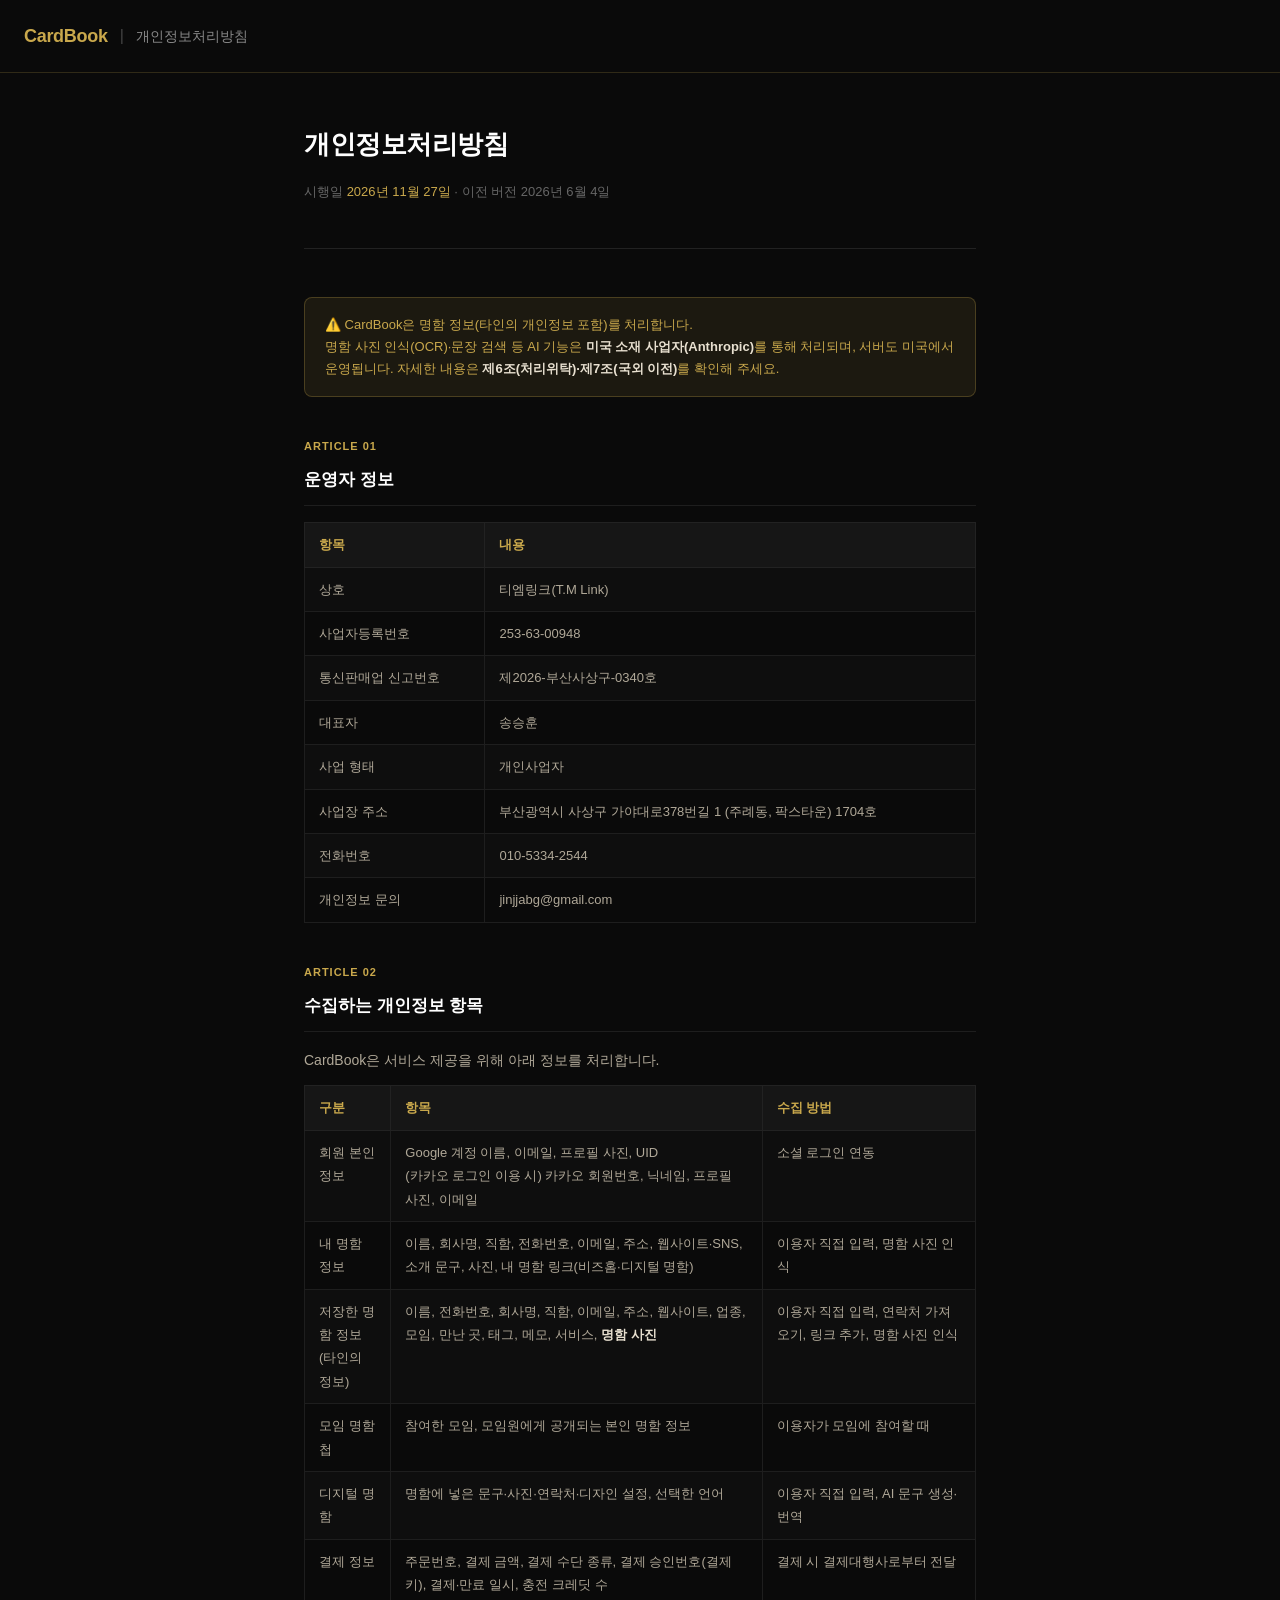
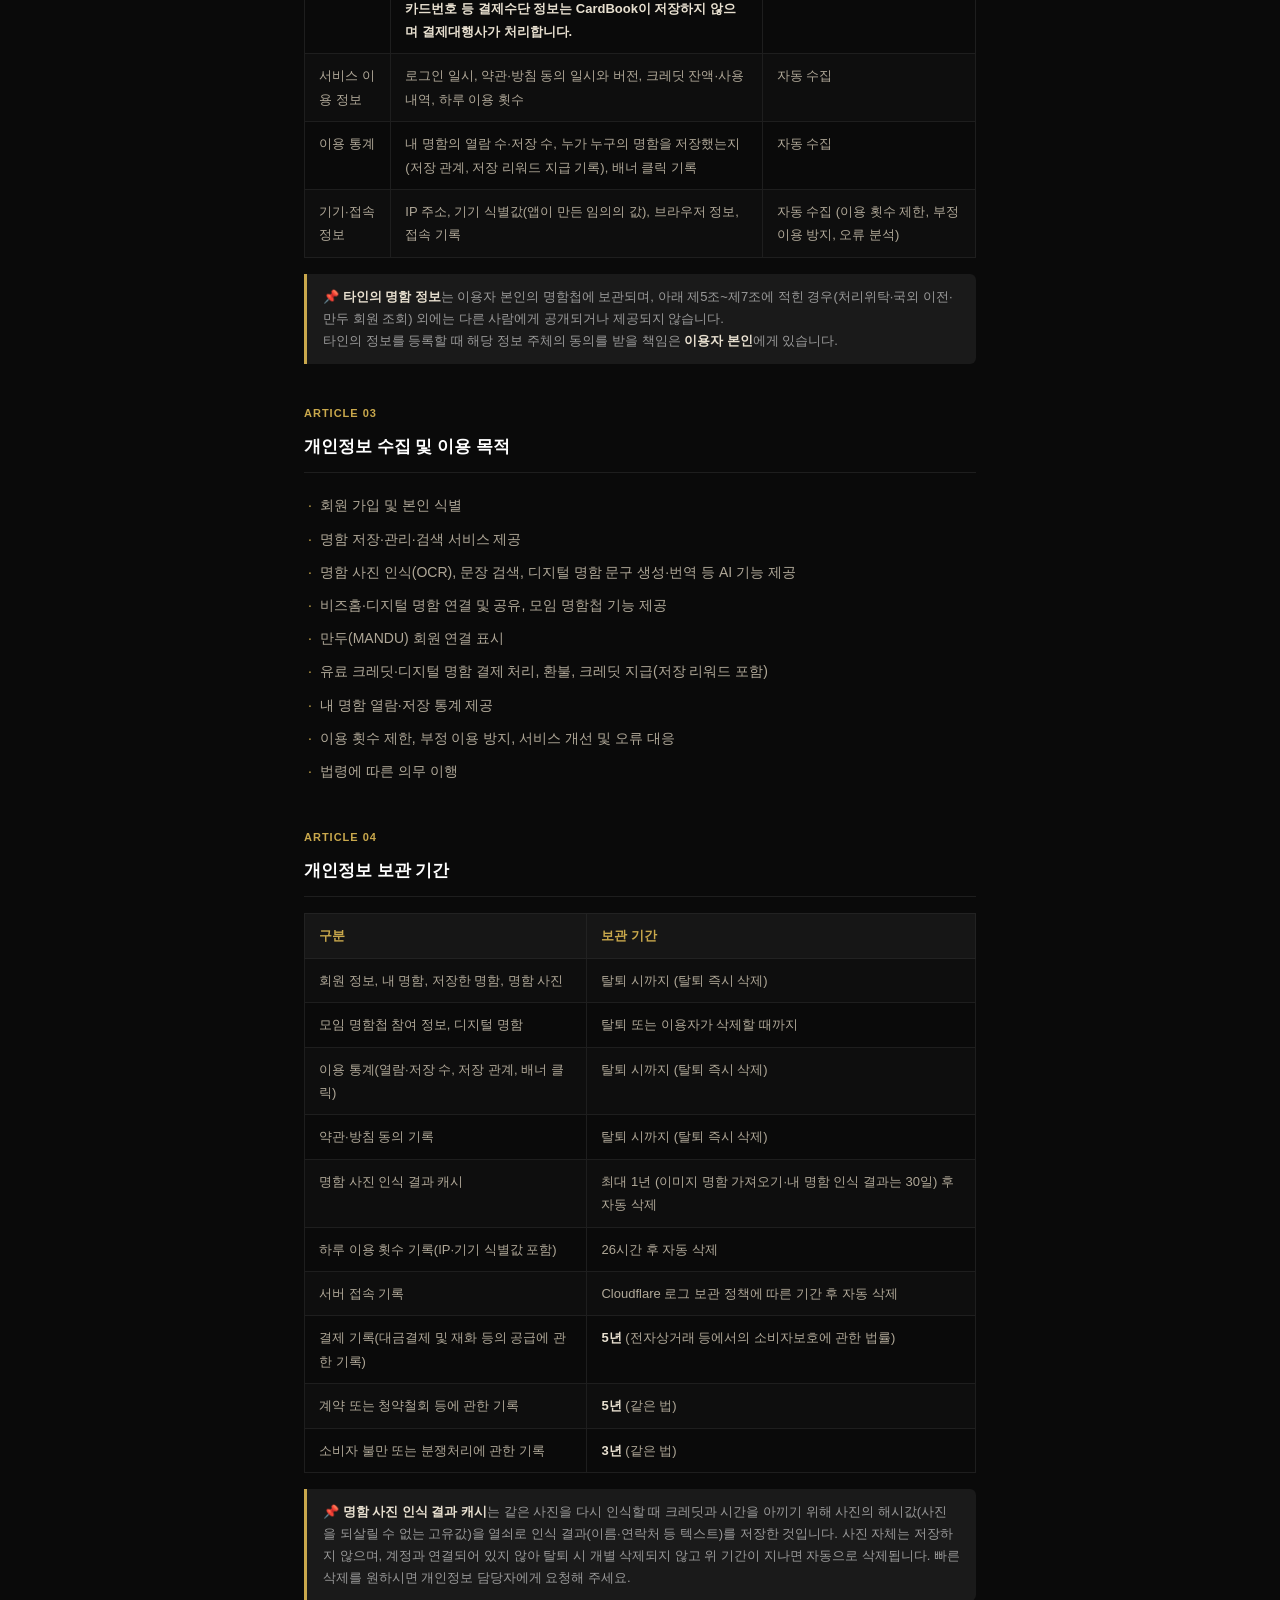
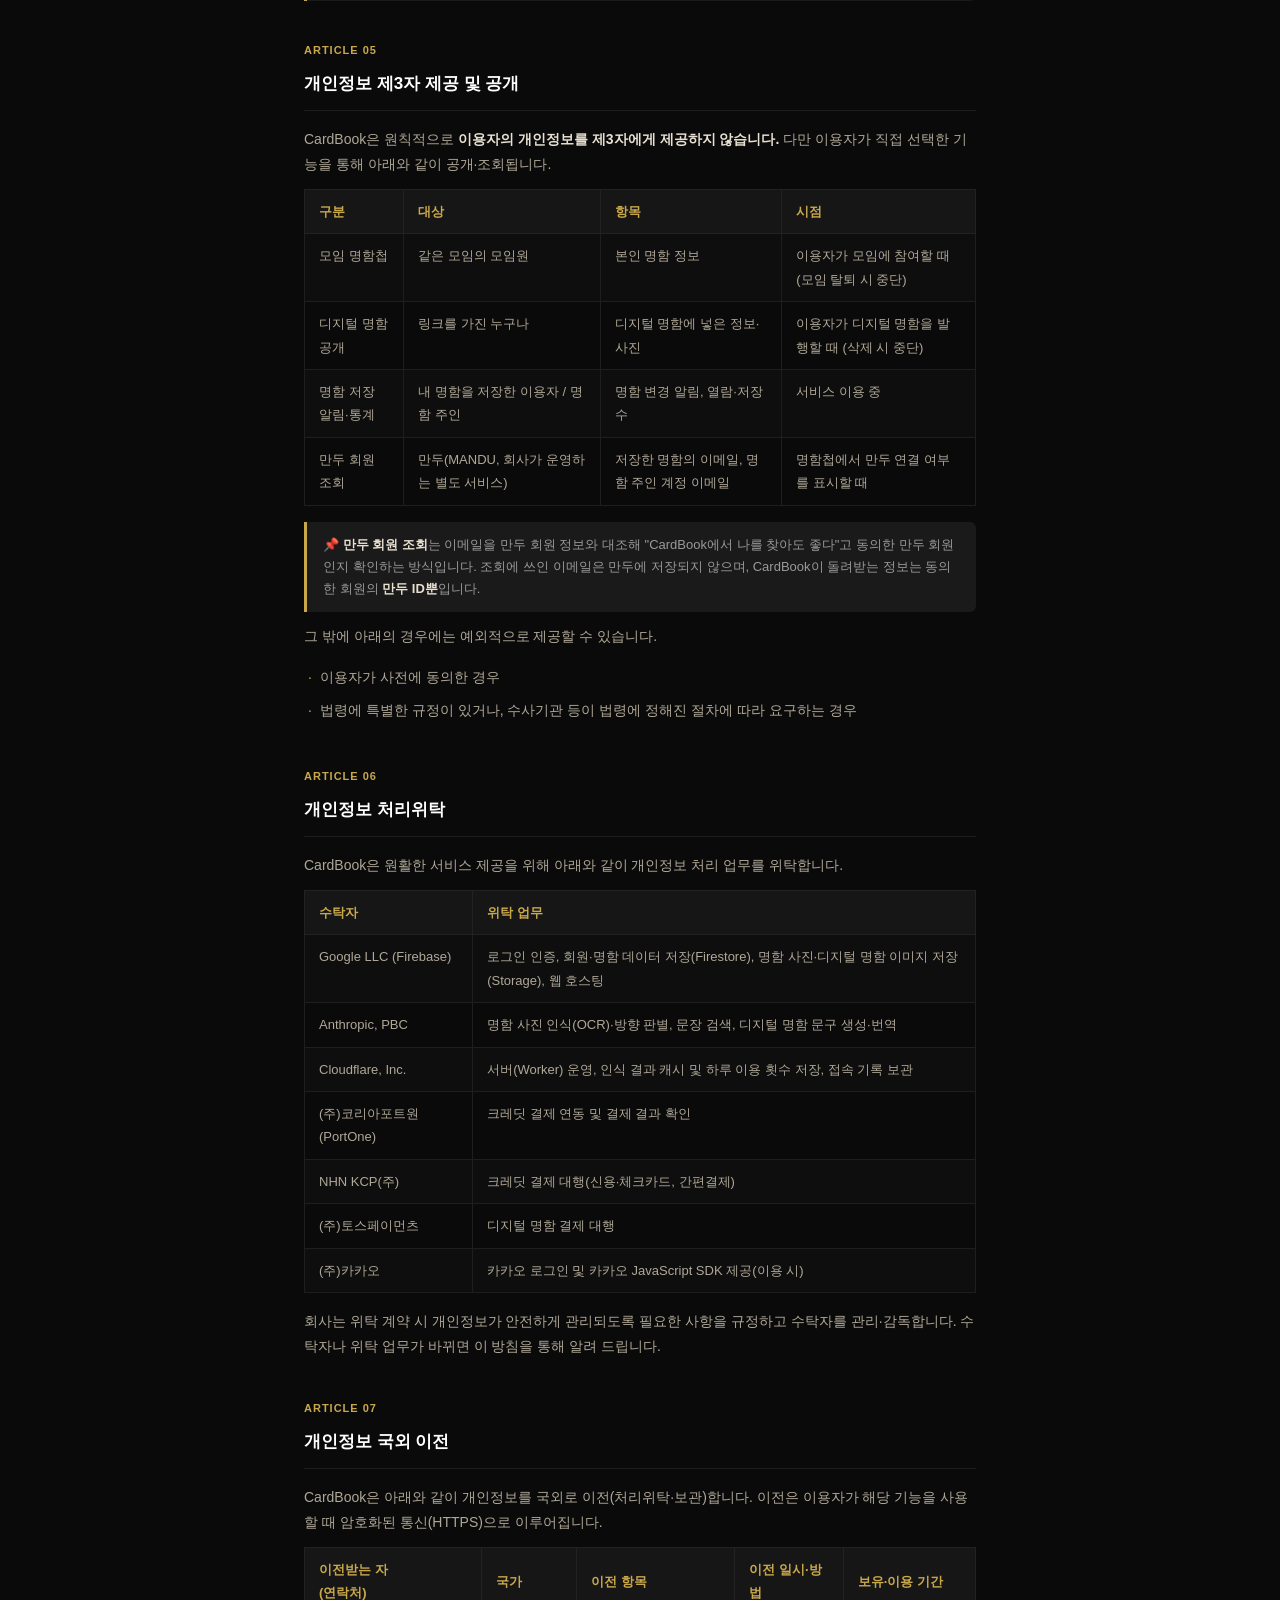
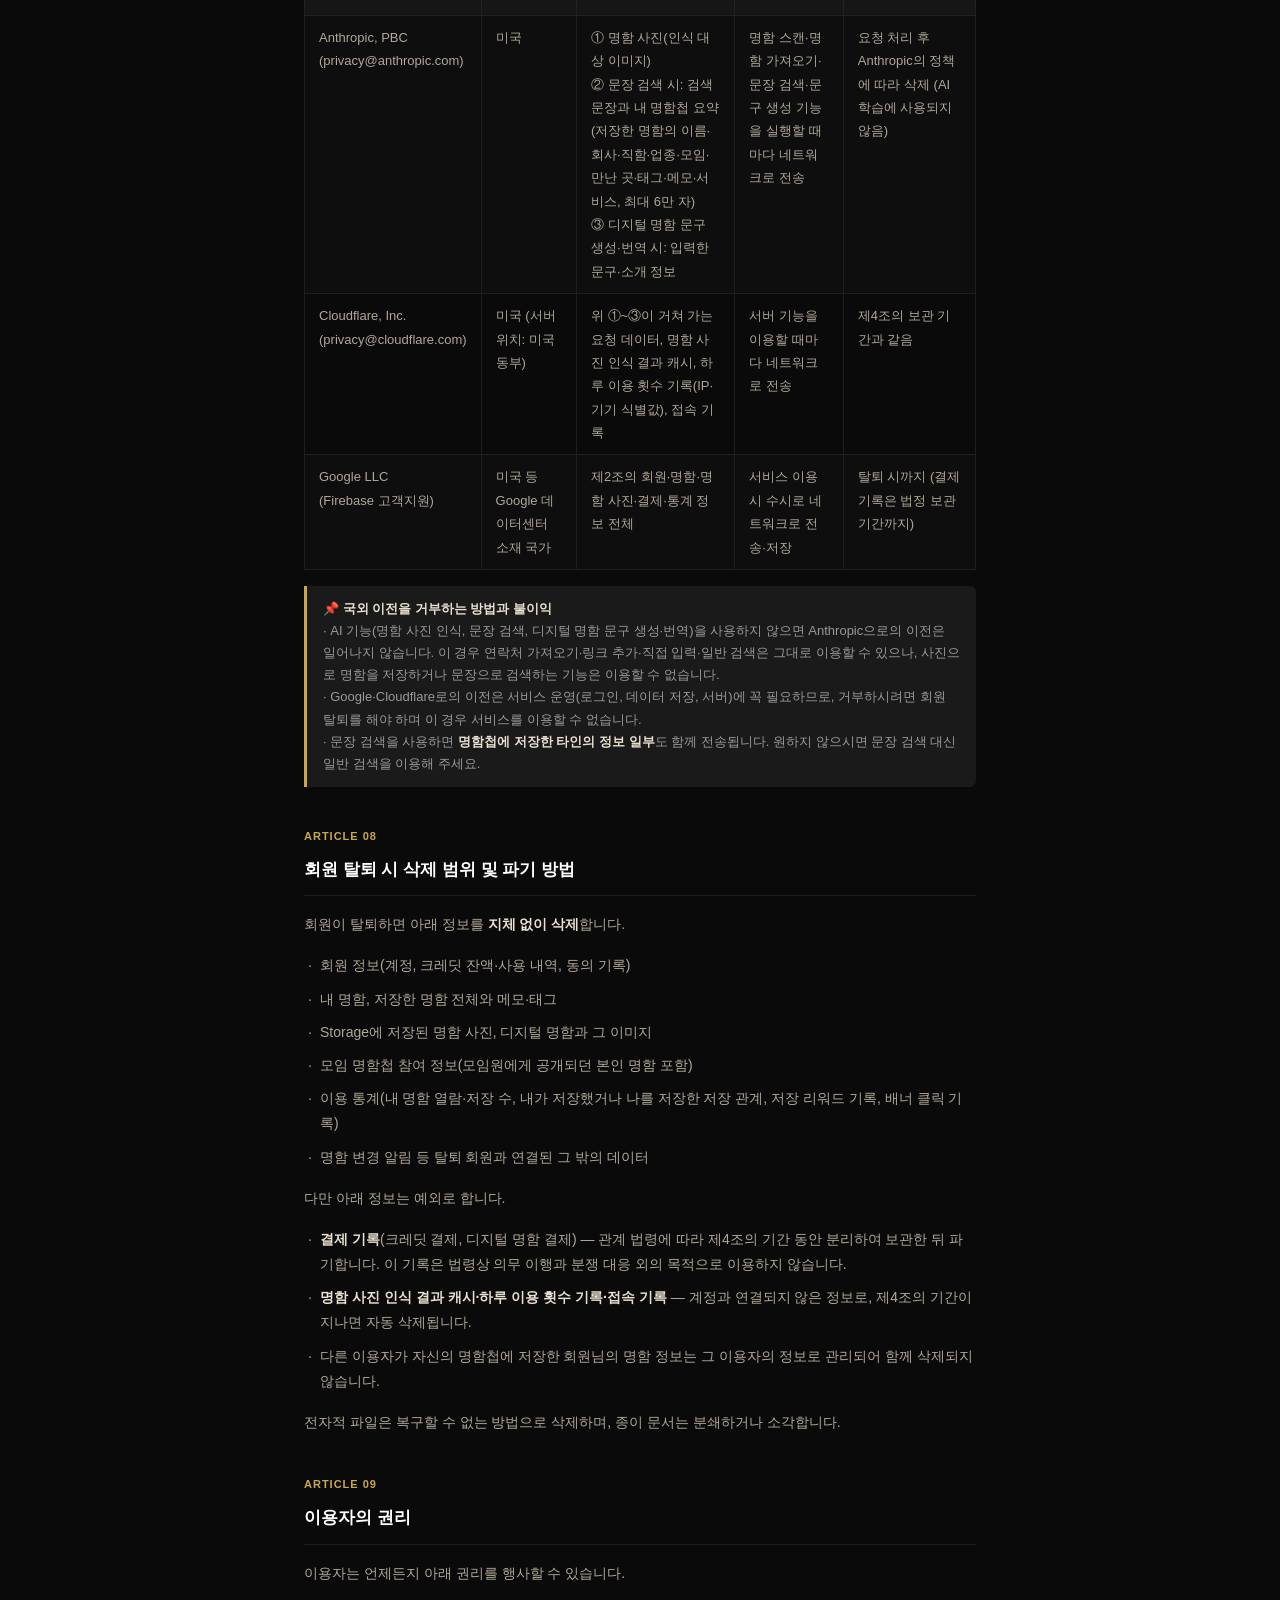
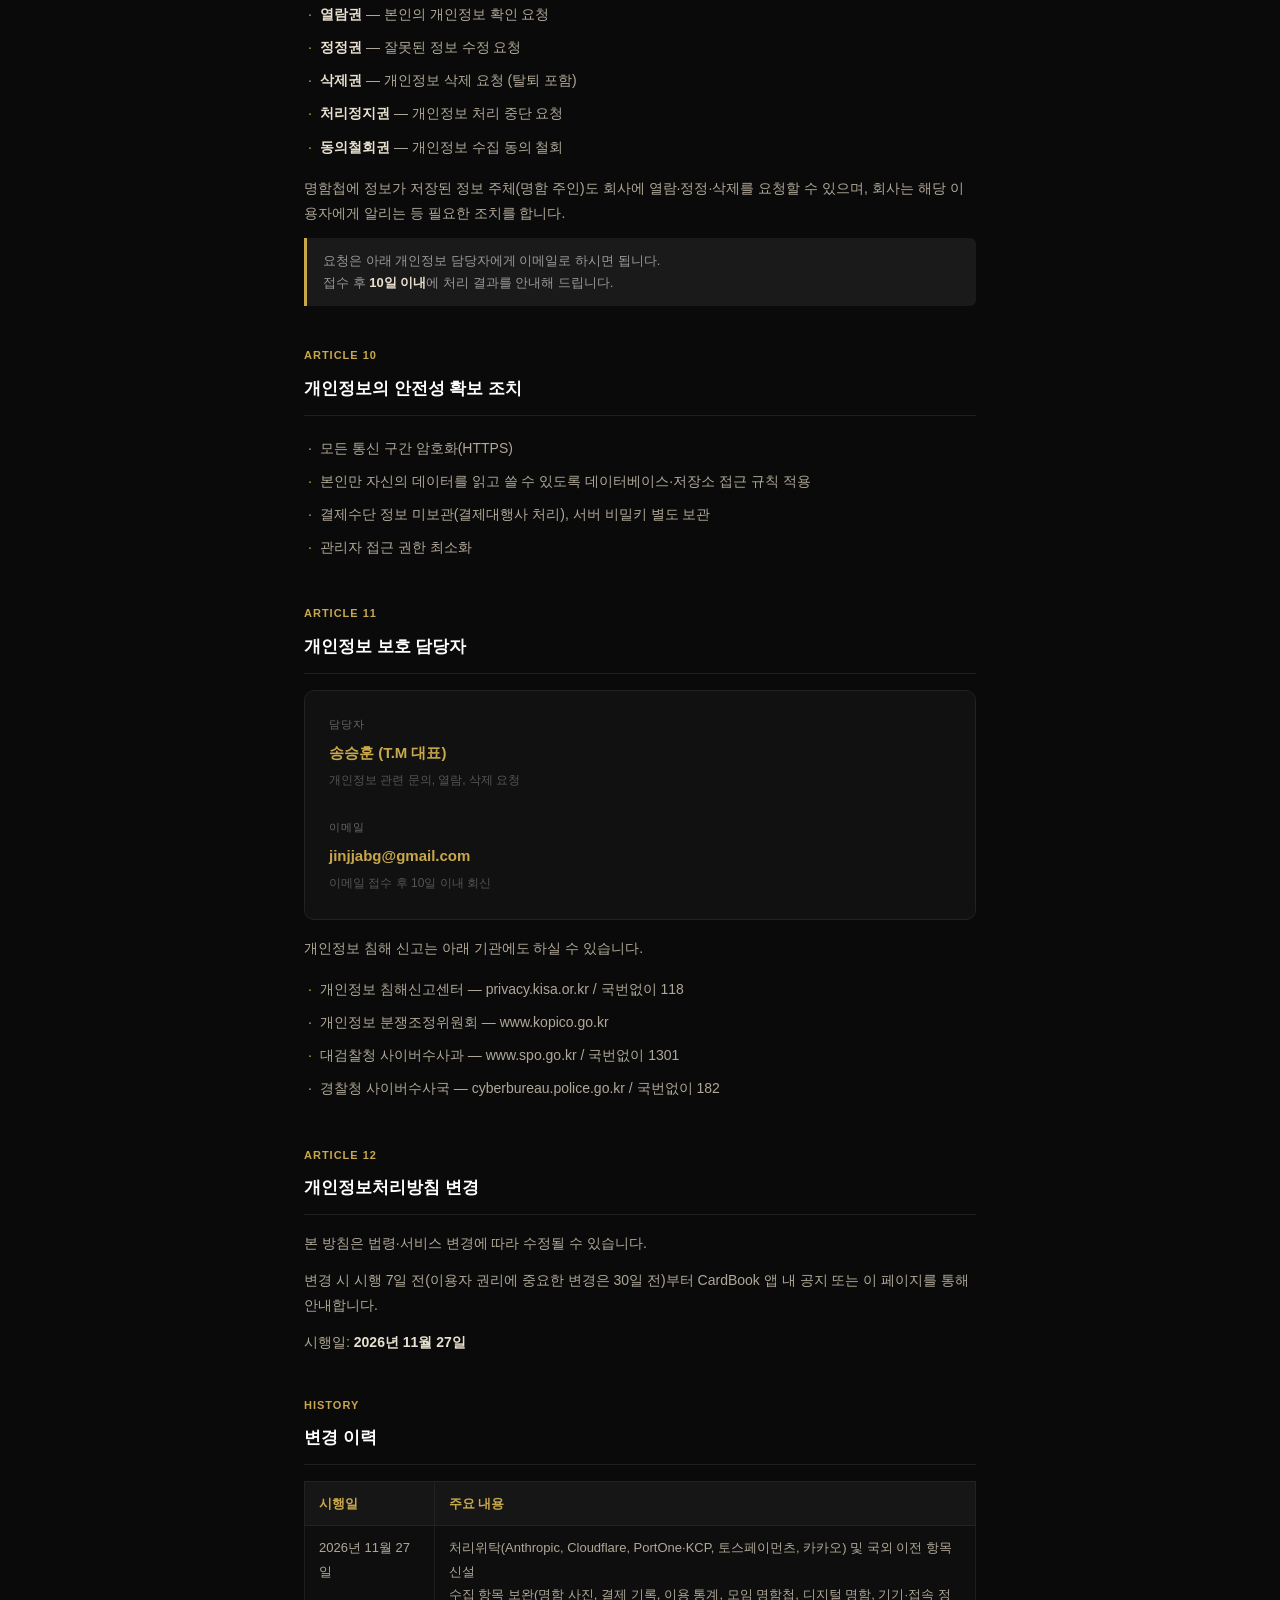
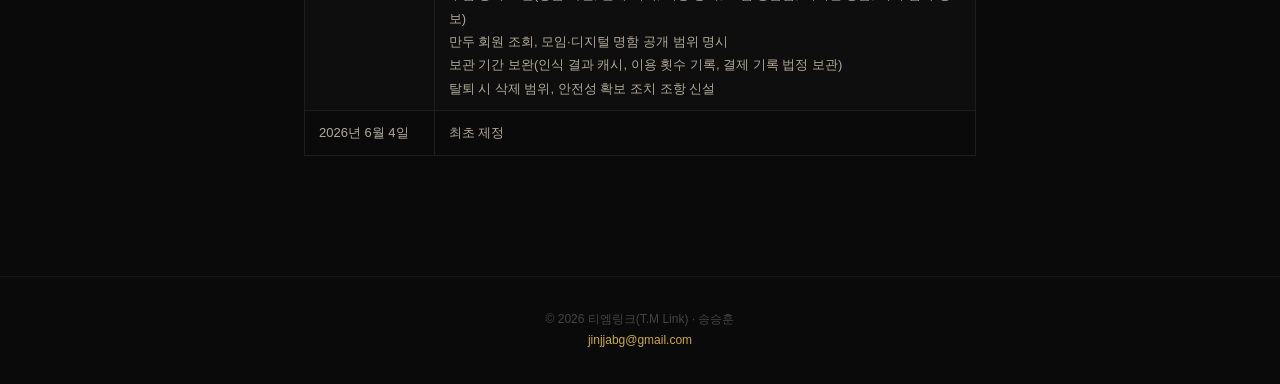
<file: privacy.html>
<!DOCTYPE html>
<html lang="ko">
<head>
  <meta charset="UTF-8">
  <meta name="viewport" content="width=device-width, initial-scale=1.0">
  <title>개인정보처리방침 – CardBook</title>
  <style>
    * { box-sizing: border-box; margin: 0; padding: 0; }

    body {
      font-family: 'Apple SD Gothic Neo', 'Noto Sans KR', sans-serif;
      background: #0a0a0a;
      color: #e8e0d0;
      line-height: 1.8;
      font-size: 15px;
    }

    header {
      background: #0a0a0a;
      border-bottom: 1px solid #c9a84c33;
      padding: 20px 24px;
      position: sticky;
      top: 0;
      z-index: 10;
      display: flex;
      align-items: center;
      gap: 12px;
    }

    header .logo {
      font-size: 18px;
      font-weight: 700;
      color: #c9a84c;
      letter-spacing: -0.3px;
    }

    header .divider {
      color: #444;
      font-size: 16px;
    }

    header .page-title {
      font-size: 14px;
      color: #888;
    }

    .container {
      max-width: 720px;
      margin: 0 auto;
      padding: 48px 24px 80px;
    }

    .hero {
      margin-bottom: 48px;
      padding-bottom: 32px;
      border-bottom: 1px solid #222;
    }

    .hero h1 {
      font-size: 26px;
      font-weight: 700;
      color: #fff;
      margin-bottom: 12px;
      letter-spacing: -0.5px;
    }

    .hero .meta {
      font-size: 13px;
      color: #666;
    }

    .hero .meta span {
      color: #c9a84c;
    }

    .notice-box {
      background: #c9a84c18;
      border: 1px solid #c9a84c44;
      border-radius: 8px;
      padding: 16px 20px;
      margin-bottom: 40px;
      font-size: 13px;
      color: #c9a84c;
      line-height: 1.7;
    }

    section {
      margin-bottom: 40px;
    }

    .section-num {
      font-size: 11px;
      font-weight: 700;
      color: #c9a84c;
      letter-spacing: 1px;
      text-transform: uppercase;
      margin-bottom: 8px;
    }

    h2 {
      font-size: 17px;
      font-weight: 700;
      color: #fff;
      margin-bottom: 16px;
      padding-bottom: 10px;
      border-bottom: 1px solid #1e1e1e;
    }

    p {
      color: #b0a898;
      margin-bottom: 12px;
      font-size: 14px;
    }

    ul {
      list-style: none;
      margin-bottom: 12px;
    }

    ul li {
      color: #b0a898;
      font-size: 14px;
      padding: 4px 0 4px 16px;
      position: relative;
    }

    ul li::before {
      content: '·';
      position: absolute;
      left: 4px;
      color: #c9a84c;
    }

    .highlight {
      color: #e8e0d0;
      font-weight: 600;
    }

    .warning-text {
      background: #1a1a1a;
      border-left: 3px solid #c9a84c;
      padding: 12px 16px;
      border-radius: 0 6px 6px 0;
      margin: 12px 0;
      font-size: 13px;
      color: #999;
      line-height: 1.7;
    }

    table {
      width: 100%;
      border-collapse: collapse;
      margin: 12px 0 16px;
      font-size: 13px;
    }

    th {
      background: #161616;
      color: #c9a84c;
      font-weight: 600;
      padding: 10px 14px;
      text-align: left;
      border: 1px solid #222;
    }

    td {
      padding: 10px 14px;
      border: 1px solid #1e1e1e;
      color: #b0a898;
      vertical-align: top;
    }

    tr:nth-child(even) td {
      background: #0e0e0e;
    }

    .contact-box {
      background: #111;
      border: 1px solid #222;
      border-radius: 10px;
      padding: 24px;
      margin-top: 16px;
    }

    .contact-box .label {
      font-size: 11px;
      color: #666;
      margin-bottom: 4px;
      text-transform: uppercase;
      letter-spacing: 0.8px;
    }

    .contact-box .value {
      font-size: 15px;
      color: #c9a84c;
      font-weight: 600;
    }

    .contact-box .sub {
      font-size: 12px;
      color: #555;
      margin-top: 4px;
    }

    @media (max-width: 600px) {
      th, td { padding: 8px 8px; overflow-wrap: anywhere; }
      table { font-size: 12px; }
    }

    footer {
      text-align: center;
      padding: 32px 24px;
      border-top: 1px solid #161616;
      font-size: 12px;
      color: #444;
    }

    footer a {
      color: #c9a84c;
      text-decoration: none;
    }
  </style>
</head>
<body>

<header>
  <span class="logo">CardBook</span>
  <span class="divider">|</span>
  <span class="page-title">개인정보처리방침</span>
</header>

<div class="container">

  <div class="hero">
    <h1>개인정보처리방침</h1>
    <p class="meta">
      시행일 <span>2026년 11월 27일</span> · 이전 버전 2026년 6월 4일
    </p>
  </div>

  <div class="notice-box">
    ⚠️ CardBook은 명함 정보(타인의 개인정보 포함)를 처리합니다.<br>
    명함 사진 인식(OCR)·문장 검색 등 AI 기능은 <span class="highlight">미국 소재 사업자(Anthropic)</span>를 통해 처리되며, 서버도 미국에서 운영됩니다. 자세한 내용은 <span class="highlight">제6조(처리위탁)·제7조(국외 이전)</span>를 확인해 주세요.
  </div>

  <!-- 1. 운영자 정보 -->
  <section>
    <div class="section-num">Article 01</div>
    <h2>운영자 정보</h2>
    <table>
      <tr><th>항목</th><th>내용</th></tr>
      <tr><td>상호</td><td>티엠링크(T.M Link)</td></tr>
      <tr><td>사업자등록번호</td><td>253-63-00948</td></tr>
      <tr><td>통신판매업 신고번호</td><td>제2026-부산사상구-0340호</td></tr>
      <tr><td>대표자</td><td>송승훈</td></tr>
      <tr><td>사업 형태</td><td>개인사업자</td></tr>
      <tr><td>사업장 주소</td><td>부산광역시 사상구 가야대로378번길 1 (주례동, 팍스타운) 1704호</td></tr>
      <tr><td>전화번호</td><td>010-5334-2544</td></tr>
      <tr><td>개인정보 문의</td><td>jinjjabg@gmail.com</td></tr>
    </table>
  </section>

  <!-- 2. 수집하는 개인정보 -->
  <section>
    <div class="section-num">Article 02</div>
    <h2>수집하는 개인정보 항목</h2>
    <p>CardBook은 서비스 제공을 위해 아래 정보를 처리합니다.</p>
    <table>
      <tr><th>구분</th><th>항목</th><th>수집 방법</th></tr>
      <tr>
        <td>회원 본인 정보</td>
        <td>Google 계정 이름, 이메일, 프로필 사진, UID<br>(카카오 로그인 이용 시) 카카오 회원번호, 닉네임, 프로필 사진, 이메일</td>
        <td>소셜 로그인 연동</td>
      </tr>
      <tr>
        <td>내 명함 정보</td>
        <td>이름, 회사명, 직함, 전화번호, 이메일, 주소, 웹사이트·SNS, 소개 문구, 사진, 내 명함 링크(비즈홈·디지털 명함)</td>
        <td>이용자 직접 입력, 명함 사진 인식</td>
      </tr>
      <tr>
        <td>저장한 명함 정보<br>(타인의 정보)</td>
        <td>이름, 전화번호, 회사명, 직함, 이메일, 주소, 웹사이트, 업종, 모임, 만난 곳, 태그, 메모, 서비스, <span class="highlight">명함 사진</span></td>
        <td>이용자 직접 입력, 연락처 가져오기, 링크 추가, 명함 사진 인식</td>
      </tr>
      <tr>
        <td>모임 명함첩</td>
        <td>참여한 모임, 모임원에게 공개되는 본인 명함 정보</td>
        <td>이용자가 모임에 참여할 때</td>
      </tr>
      <tr>
        <td>디지털 명함</td>
        <td>명함에 넣은 문구·사진·연락처·디자인 설정, 선택한 언어</td>
        <td>이용자 직접 입력, AI 문구 생성·번역</td>
      </tr>
      <tr>
        <td>결제 정보</td>
        <td>주문번호, 결제 금액, 결제 수단 종류, 결제 승인번호(결제키), 결제·만료 일시, 충전 크레딧 수<br><span class="highlight">카드번호 등 결제수단 정보는 CardBook이 저장하지 않으며 결제대행사가 처리합니다.</span></td>
        <td>결제 시 결제대행사로부터 전달</td>
      </tr>
      <tr>
        <td>서비스 이용 정보</td>
        <td>로그인 일시, 약관·방침 동의 일시와 버전, 크레딧 잔액·사용 내역, 하루 이용 횟수</td>
        <td>자동 수집</td>
      </tr>
      <tr>
        <td>이용 통계</td>
        <td>내 명함의 열람 수·저장 수, 누가 누구의 명함을 저장했는지(저장 관계, 저장 리워드 지급 기록), 배너 클릭 기록</td>
        <td>자동 수집</td>
      </tr>
      <tr>
        <td>기기·접속 정보</td>
        <td>IP 주소, 기기 식별값(앱이 만든 임의의 값), 브라우저 정보, 접속 기록</td>
        <td>자동 수집 (이용 횟수 제한, 부정 이용 방지, 오류 분석)</td>
      </tr>
    </table>
    <div class="warning-text">
      📌 <span class="highlight">타인의 명함 정보</span>는 이용자 본인의 명함첩에 보관되며, 아래 제5조~제7조에 적힌 경우(처리위탁·국외 이전·만두 회원 조회) 외에는 다른 사람에게 공개되거나 제공되지 않습니다.<br>
      타인의 정보를 등록할 때 해당 정보 주체의 동의를 받을 책임은 <span class="highlight">이용자 본인</span>에게 있습니다.
    </div>
  </section>

  <!-- 3. 수집 목적 -->
  <section>
    <div class="section-num">Article 03</div>
    <h2>개인정보 수집 및 이용 목적</h2>
    <ul>
      <li>회원 가입 및 본인 식별</li>
      <li>명함 저장·관리·검색 서비스 제공</li>
      <li>명함 사진 인식(OCR), 문장 검색, 디지털 명함 문구 생성·번역 등 AI 기능 제공</li>
      <li>비즈홈·디지털 명함 연결 및 공유, 모임 명함첩 기능 제공</li>
      <li>만두(MANDU) 회원 연결 표시</li>
      <li>유료 크레딧·디지털 명함 결제 처리, 환불, 크레딧 지급(저장 리워드 포함)</li>
      <li>내 명함 열람·저장 통계 제공</li>
      <li>이용 횟수 제한, 부정 이용 방지, 서비스 개선 및 오류 대응</li>
      <li>법령에 따른 의무 이행</li>
    </ul>
  </section>

  <!-- 4. 보관 기간 -->
  <section>
    <div class="section-num">Article 04</div>
    <h2>개인정보 보관 기간</h2>
    <table>
      <tr><th>구분</th><th>보관 기간</th></tr>
      <tr><td>회원 정보, 내 명함, 저장한 명함, 명함 사진</td><td>탈퇴 시까지 (탈퇴 즉시 삭제)</td></tr>
      <tr><td>모임 명함첩 참여 정보, 디지털 명함</td><td>탈퇴 또는 이용자가 삭제할 때까지</td></tr>
      <tr><td>이용 통계(열람·저장 수, 저장 관계, 배너 클릭)</td><td>탈퇴 시까지 (탈퇴 즉시 삭제)</td></tr>
      <tr><td>약관·방침 동의 기록</td><td>탈퇴 시까지 (탈퇴 즉시 삭제)</td></tr>
      <tr><td>명함 사진 인식 결과 캐시</td><td>최대 1년 (이미지 명함 가져오기·내 명함 인식 결과는 30일) 후 자동 삭제</td></tr>
      <tr><td>하루 이용 횟수 기록(IP·기기 식별값 포함)</td><td>26시간 후 자동 삭제</td></tr>
      <tr><td>서버 접속 기록</td><td>Cloudflare 로그 보관 정책에 따른 기간 후 자동 삭제</td></tr>
      <tr><td>결제 기록(대금결제 및 재화 등의 공급에 관한 기록)</td><td><span class="highlight">5년</span> (전자상거래 등에서의 소비자보호에 관한 법률)</td></tr>
      <tr><td>계약 또는 청약철회 등에 관한 기록</td><td><span class="highlight">5년</span> (같은 법)</td></tr>
      <tr><td>소비자 불만 또는 분쟁처리에 관한 기록</td><td><span class="highlight">3년</span> (같은 법)</td></tr>
    </table>
    <div class="warning-text">
      📌 <span class="highlight">명함 사진 인식 결과 캐시</span>는 같은 사진을 다시 인식할 때 크레딧과 시간을 아끼기 위해 사진의 해시값(사진을 되살릴 수 없는 고유값)을 열쇠로 인식 결과(이름·연락처 등 텍스트)를 저장한 것입니다. 사진 자체는 저장하지 않으며, 계정과 연결되어 있지 않아 탈퇴 시 개별 삭제되지 않고 위 기간이 지나면 자동으로 삭제됩니다. 빠른 삭제를 원하시면 개인정보 담당자에게 요청해 주세요.
    </div>
  </section>

  <!-- 5. 제3자 제공 -->
  <section>
    <div class="section-num">Article 05</div>
    <h2>개인정보 제3자 제공 및 공개</h2>
    <p>CardBook은 원칙적으로 <span class="highlight">이용자의 개인정보를 제3자에게 제공하지 않습니다.</span> 다만 이용자가 직접 선택한 기능을 통해 아래와 같이 공개·조회됩니다.</p>
    <table>
      <tr><th>구분</th><th>대상</th><th>항목</th><th>시점</th></tr>
      <tr>
        <td>모임 명함첩</td>
        <td>같은 모임의 모임원</td>
        <td>본인 명함 정보</td>
        <td>이용자가 모임에 참여할 때 (모임 탈퇴 시 중단)</td>
      </tr>
      <tr>
        <td>디지털 명함 공개</td>
        <td>링크를 가진 누구나</td>
        <td>디지털 명함에 넣은 정보·사진</td>
        <td>이용자가 디지털 명함을 발행할 때 (삭제 시 중단)</td>
      </tr>
      <tr>
        <td>명함 저장 알림·통계</td>
        <td>내 명함을 저장한 이용자 / 명함 주인</td>
        <td>명함 변경 알림, 열람·저장 수</td>
        <td>서비스 이용 중</td>
      </tr>
      <tr>
        <td>만두 회원 조회</td>
        <td>만두(MANDU, 회사가 운영하는 별도 서비스)</td>
        <td>저장한 명함의 이메일, 명함 주인 계정 이메일</td>
        <td>명함첩에서 만두 연결 여부를 표시할 때</td>
      </tr>
    </table>
    <div class="warning-text">
      📌 <span class="highlight">만두 회원 조회</span>는 이메일을 만두 회원 정보와 대조해 "CardBook에서 나를 찾아도 좋다"고 동의한 만두 회원인지 확인하는 방식입니다. 조회에 쓰인 이메일은 만두에 저장되지 않으며, CardBook이 돌려받는 정보는 동의한 회원의 <span class="highlight">만두 ID뿐</span>입니다.
    </div>
    <p>그 밖에 아래의 경우에는 예외적으로 제공할 수 있습니다.</p>
    <ul>
      <li>이용자가 사전에 동의한 경우</li>
      <li>법령에 특별한 규정이 있거나, 수사기관 등이 법령에 정해진 절차에 따라 요구하는 경우</li>
    </ul>
  </section>

  <!-- 6. 처리위탁 -->
  <section>
    <div class="section-num">Article 06</div>
    <h2>개인정보 처리위탁</h2>
    <p>CardBook은 원활한 서비스 제공을 위해 아래와 같이 개인정보 처리 업무를 위탁합니다.</p>
    <table>
      <tr><th>수탁자</th><th>위탁 업무</th></tr>
      <tr><td>Google LLC (Firebase)</td><td>로그인 인증, 회원·명함 데이터 저장(Firestore), 명함 사진·디지털 명함 이미지 저장(Storage), 웹 호스팅</td></tr>
      <tr><td>Anthropic, PBC</td><td>명함 사진 인식(OCR)·방향 판별, 문장 검색, 디지털 명함 문구 생성·번역</td></tr>
      <tr><td>Cloudflare, Inc.</td><td>서버(Worker) 운영, 인식 결과 캐시 및 하루 이용 횟수 저장, 접속 기록 보관</td></tr>
      <tr><td>(주)코리아포트원 (PortOne)</td><td>크레딧 결제 연동 및 결제 결과 확인</td></tr>
      <tr><td>NHN KCP(주)</td><td>크레딧 결제 대행(신용·체크카드, 간편결제)</td></tr>
      <tr><td>(주)토스페이먼츠</td><td>디지털 명함 결제 대행</td></tr>
      <tr><td>(주)카카오</td><td>카카오 로그인 및 카카오 JavaScript SDK 제공(이용 시)</td></tr>
    </table>
    <p>회사는 위탁 계약 시 개인정보가 안전하게 관리되도록 필요한 사항을 규정하고 수탁자를 관리·감독합니다. 수탁자나 위탁 업무가 바뀌면 이 방침을 통해 알려 드립니다.</p>
  </section>

  <!-- 7. 국외 이전 -->
  <section>
    <div class="section-num">Article 07</div>
    <h2>개인정보 국외 이전</h2>
    <p>CardBook은 아래와 같이 개인정보를 국외로 이전(처리위탁·보관)합니다. 이전은 이용자가 해당 기능을 사용할 때 암호화된 통신(HTTPS)으로 이루어집니다.</p>
    <table>
      <tr><th>이전받는 자<br>(연락처)</th><th>국가</th><th>이전 항목</th><th>이전 일시·방법</th><th>보유·이용 기간</th></tr>
      <tr>
        <td>Anthropic, PBC<br>(privacy@anthropic.com)</td>
        <td>미국</td>
        <td>
          ① 명함 사진(인식 대상 이미지)<br>
          ② 문장 검색 시: 검색 문장과 내 명함첩 요약(저장한 명함의 이름·회사·직함·업종·모임·만난 곳·태그·메모·서비스, 최대 6만 자)<br>
          ③ 디지털 명함 문구 생성·번역 시: 입력한 문구·소개 정보
        </td>
        <td>명함 스캔·명함 가져오기·문장 검색·문구 생성 기능을 실행할 때마다 네트워크로 전송</td>
        <td>요청 처리 후 Anthropic의 정책에 따라 삭제 (AI 학습에 사용되지 않음)</td>
      </tr>
      <tr>
        <td>Cloudflare, Inc.<br>(privacy@cloudflare.com)</td>
        <td>미국 (서버 위치: 미국 동부)</td>
        <td>위 ①~③이 거쳐 가는 요청 데이터, 명함 사진 인식 결과 캐시, 하루 이용 횟수 기록(IP·기기 식별값), 접속 기록</td>
        <td>서버 기능을 이용할 때마다 네트워크로 전송</td>
        <td>제4조의 보관 기간과 같음</td>
      </tr>
      <tr>
        <td>Google LLC<br>(Firebase 고객지원)</td>
        <td>미국 등 Google 데이터센터 소재 국가</td>
        <td>제2조의 회원·명함·명함 사진·결제·통계 정보 전체</td>
        <td>서비스 이용 시 수시로 네트워크로 전송·저장</td>
        <td>탈퇴 시까지 (결제 기록은 법정 보관 기간까지)</td>
      </tr>
    </table>
    <div class="warning-text">
      📌 <span class="highlight">국외 이전을 거부하는 방법과 불이익</span><br>
      · AI 기능(명함 사진 인식, 문장 검색, 디지털 명함 문구 생성·번역)을 사용하지 않으면 Anthropic으로의 이전은 일어나지 않습니다. 이 경우 연락처 가져오기·링크 추가·직접 입력·일반 검색은 그대로 이용할 수 있으나, 사진으로 명함을 저장하거나 문장으로 검색하는 기능은 이용할 수 없습니다.<br>
      · Google·Cloudflare로의 이전은 서비스 운영(로그인, 데이터 저장, 서버)에 꼭 필요하므로, 거부하시려면 회원 탈퇴를 해야 하며 이 경우 서비스를 이용할 수 없습니다.<br>
      · 문장 검색을 사용하면 <span class="highlight">명함첩에 저장한 타인의 정보 일부</span>도 함께 전송됩니다. 원하지 않으시면 문장 검색 대신 일반 검색을 이용해 주세요.
    </div>
  </section>

  <!-- 8. 파기 -->
  <section>
    <div class="section-num">Article 08</div>
    <h2>회원 탈퇴 시 삭제 범위 및 파기 방법</h2>
    <p>회원이 탈퇴하면 아래 정보를 <span class="highlight">지체 없이 삭제</span>합니다.</p>
    <ul>
      <li>회원 정보(계정, 크레딧 잔액·사용 내역, 동의 기록)</li>
      <li>내 명함, 저장한 명함 전체와 메모·태그</li>
      <li>Storage에 저장된 명함 사진, 디지털 명함과 그 이미지</li>
      <li>모임 명함첩 참여 정보(모임원에게 공개되던 본인 명함 포함)</li>
      <li>이용 통계(내 명함 열람·저장 수, 내가 저장했거나 나를 저장한 저장 관계, 저장 리워드 기록, 배너 클릭 기록)</li>
      <li>명함 변경 알림 등 탈퇴 회원과 연결된 그 밖의 데이터</li>
    </ul>
    <p>다만 아래 정보는 예외로 합니다.</p>
    <ul>
      <li><span class="highlight">결제 기록</span>(크레딧 결제, 디지털 명함 결제) — 관계 법령에 따라 제4조의 기간 동안 분리하여 보관한 뒤 파기합니다. 이 기록은 법령상 의무 이행과 분쟁 대응 외의 목적으로 이용하지 않습니다.</li>
      <li><span class="highlight">명함 사진 인식 결과 캐시·하루 이용 횟수 기록·접속 기록</span> — 계정과 연결되지 않은 정보로, 제4조의 기간이 지나면 자동 삭제됩니다.</li>
      <li>다른 이용자가 자신의 명함첩에 저장한 회원님의 명함 정보는 그 이용자의 정보로 관리되어 함께 삭제되지 않습니다.</li>
    </ul>
    <p>전자적 파일은 복구할 수 없는 방법으로 삭제하며, 종이 문서는 분쇄하거나 소각합니다.</p>
  </section>

  <!-- 9. 이용자 권리 -->
  <section>
    <div class="section-num">Article 09</div>
    <h2>이용자의 권리</h2>
    <p>이용자는 언제든지 아래 권리를 행사할 수 있습니다.</p>
    <ul>
      <li><span class="highlight">열람권</span> — 본인의 개인정보 확인 요청</li>
      <li><span class="highlight">정정권</span> — 잘못된 정보 수정 요청</li>
      <li><span class="highlight">삭제권</span> — 개인정보 삭제 요청 (탈퇴 포함)</li>
      <li><span class="highlight">처리정지권</span> — 개인정보 처리 중단 요청</li>
      <li><span class="highlight">동의철회권</span> — 개인정보 수집 동의 철회</li>
    </ul>
    <p>명함첩에 정보가 저장된 정보 주체(명함 주인)도 회사에 열람·정정·삭제를 요청할 수 있으며, 회사는 해당 이용자에게 알리는 등 필요한 조치를 합니다.</p>
    <div class="warning-text">
      요청은 아래 개인정보 담당자에게 이메일로 하시면 됩니다.<br>
      접수 후 <span class="highlight">10일 이내</span>에 처리 결과를 안내해 드립니다.
    </div>
  </section>

  <!-- 10. 안전성 확보 조치 -->
  <section>
    <div class="section-num">Article 10</div>
    <h2>개인정보의 안전성 확보 조치</h2>
    <ul>
      <li>모든 통신 구간 암호화(HTTPS)</li>
      <li>본인만 자신의 데이터를 읽고 쓸 수 있도록 데이터베이스·저장소 접근 규칙 적용</li>
      <li>결제수단 정보 미보관(결제대행사 처리), 서버 비밀키 별도 보관</li>
      <li>관리자 접근 권한 최소화</li>
    </ul>
  </section>

  <!-- 11. 개인정보 담당자 -->
  <section>
    <div class="section-num">Article 11</div>
    <h2>개인정보 보호 담당자</h2>
    <div class="contact-box">
      <div class="label">담당자</div>
      <div class="value">송승훈 (T.M 대표)</div>
      <div class="sub">개인정보 관련 문의, 열람, 삭제 요청</div>
      <br>
      <div class="label">이메일</div>
      <div class="value">jinjjabg@gmail.com</div>
      <div class="sub">이메일 접수 후 10일 이내 회신</div>
    </div>
    <p style="margin-top:16px;">개인정보 침해 신고는 아래 기관에도 하실 수 있습니다.</p>
    <ul>
      <li>개인정보 침해신고센터 — privacy.kisa.or.kr / 국번없이 118</li>
      <li>개인정보 분쟁조정위원회 — www.kopico.go.kr</li>
      <li>대검찰청 사이버수사과 — www.spo.go.kr / 국번없이 1301</li>
      <li>경찰청 사이버수사국 — cyberbureau.police.go.kr / 국번없이 182</li>
    </ul>
  </section>

  <!-- 12. 방침 변경 -->
  <section>
    <div class="section-num">Article 12</div>
    <h2>개인정보처리방침 변경</h2>
    <p>본 방침은 법령·서비스 변경에 따라 수정될 수 있습니다.</p>
    <p>변경 시 시행 7일 전(이용자 권리에 중요한 변경은 30일 전)부터 CardBook 앱 내 공지 또는 이 페이지를 통해 안내합니다.</p>
    <p>시행일: <span class="highlight">2026년 11월 27일</span></p>
  </section>

  <!-- 변경 이력 -->
  <section>
    <div class="section-num">History</div>
    <h2>변경 이력</h2>
    <table>
      <tr><th>시행일</th><th>주요 내용</th></tr>
      <tr>
        <td>2026년 11월 27일</td>
        <td>
          처리위탁(Anthropic, Cloudflare, PortOne·KCP, 토스페이먼츠, 카카오) 및 국외 이전 항목 신설<br>
          수집 항목 보완(명함 사진, 결제 기록, 이용 통계, 모임 명함첩, 디지털 명함, 기기·접속 정보)<br>
          만두 회원 조회, 모임·디지털 명함 공개 범위 명시<br>
          보관 기간 보완(인식 결과 캐시, 이용 횟수 기록, 결제 기록 법정 보관)<br>
          탈퇴 시 삭제 범위, 안전성 확보 조치 조항 신설
        </td>
      </tr>
      <tr>
        <td>2026년 6월 4일</td>
        <td>최초 제정</td>
      </tr>
    </table>
  </section>

</div>

<footer>
  © 2026 티엠링크(T.M Link) · 송승훈<br>
  <a href="mailto:jinjjabg@gmail.com">jinjjabg@gmail.com</a>
</footer>

</body>
</html>
</file>
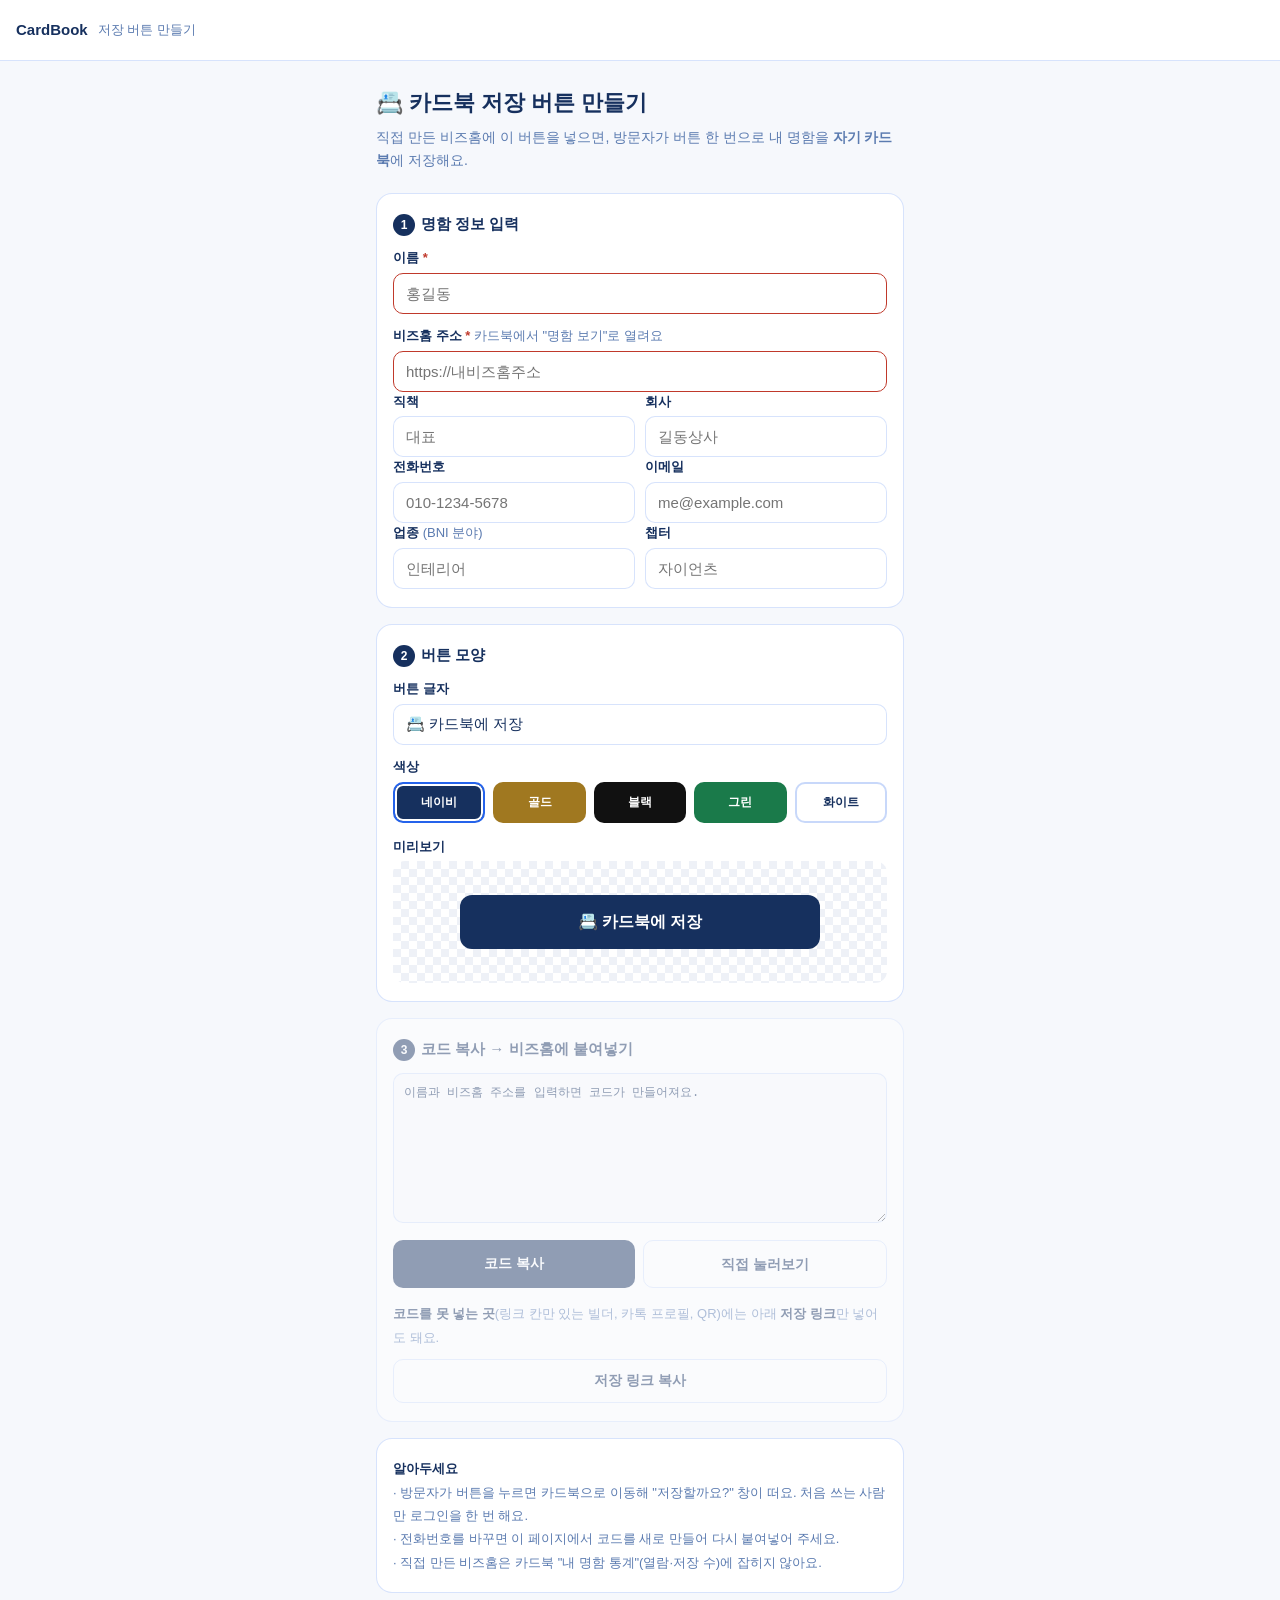
<file: save-button.html>
<!DOCTYPE html>
<html lang="ko">
<head>
<meta charset="UTF-8">
<meta name="viewport" content="width=device-width, initial-scale=1.0">
<title>저장 버튼 만들기 – CardBook</title>
<meta name="description" content="직접 만든 비즈홈에 '카드북에 저장' 버튼을 넣는 코드를 만들어 드려요.">
<style>
  :root {
    --bg: #f6f8fc; --card: #fff; --ink: #16305e; --sub: #5b7bb0; --line: rgba(37,99,235,0.18);
    --accent: #2563eb; --ok: #1a7a4a; --err: #c0392b;
  }
  * { box-sizing: border-box; margin: 0; padding: 0; }
  body { font-family: 'Apple SD Gothic Neo', 'Noto Sans KR', sans-serif; background: var(--bg); color: var(--ink); line-height: 1.6; font-size: 15px; }
  header { padding: 18px 16px; border-bottom: 1px solid var(--line); background: var(--card); display: flex; align-items: center; gap: 10px; }
  header a { color: var(--ink); font-weight: 800; text-decoration: none; }
  header span { color: var(--sub); font-size: 13px; }
  main { max-width: 560px; margin: 0 auto; padding: 24px 16px 80px; }
  h1 { font-size: 22px; margin-bottom: 6px; }
  .lead { color: var(--sub); font-size: 14px; margin-bottom: 22px; }
  .box { background: var(--card); border: 1px solid var(--line); border-radius: 16px; padding: 18px 16px; margin-bottom: 16px; }
  .box h2 { font-size: 15px; margin-bottom: 12px; }
  .step { display: inline-block; width: 22px; height: 22px; border-radius: 50%; background: var(--ink); color: #fff; font-size: 12px; text-align: center; line-height: 22px; margin-right: 6px; }
  label { display: block; font-size: 13px; font-weight: 700; margin: 12px 0 4px; }
  label:first-of-type { margin-top: 0; }
  label .req { color: var(--err); }
  label .hint { font-weight: 400; color: var(--sub); }
  input, select { width: 100%; padding: 11px 12px; border: 1.5px solid var(--line); border-radius: 10px; font-size: 15px; font-family: inherit; color: var(--ink); background: #fff; }
  input:focus, select:focus { outline: none; border-color: var(--accent); }
  input.bad { border-color: var(--err); }
  .err { color: var(--err); font-size: 12px; margin-top: 4px; display: none; }
  .row { display: grid; grid-template-columns: 1fr 1fr; gap: 0 10px; }
  .swatches { display: flex; gap: 8px; flex-wrap: wrap; }
  .sw { flex: 1; min-width: 70px; padding: 10px 6px; border-radius: 10px; border: 2px solid transparent; color: #fff; font-size: 12px; font-weight: 700; cursor: pointer; font-family: inherit; }
  .sw.on { border-color: var(--accent); box-shadow: 0 0 0 2px #fff inset; }
  .preview { padding: 22px 16px; border-radius: 12px; background: repeating-conic-gradient(#eef1f7 0 25%, #fff 0 50%) 0 0 / 16px 16px; }
  textarea { width: 100%; height: 150px; padding: 10px; border: 1.5px solid var(--line); border-radius: 10px; font-family: Menlo, Consolas, monospace; font-size: 12px; color: var(--ink); resize: vertical; background: #fbfcfe; }
  .btns { display: flex; gap: 8px; margin-top: 10px; flex-wrap: wrap; }
  .btn { flex: 1; min-width: 130px; padding: 12px; border-radius: 10px; border: none; background: var(--ink); color: #fff; font-size: 14px; font-weight: 700; cursor: pointer; font-family: inherit; text-align: center; text-decoration: none; }
  .btn.sub { background: transparent; color: var(--ink); border: 1.5px solid var(--line); }
  .btn:disabled { opacity: .4; cursor: not-allowed; }
  .note { font-size: 13px; color: var(--sub); line-height: 1.8; }
  .note b { color: var(--ink); }
  .toast { position: fixed; left: 50%; bottom: 20px; transform: translateX(-50%); background: var(--ok); color: #fff; padding: 12px 18px; border-radius: 12px; font-size: 14px; display: none; z-index: 10; max-width: calc(100% - 32px); }
  .locked { opacity: .45; pointer-events: none; }
</style>
</head>
<body>
<header><a href="./">CardBook</a><span>저장 버튼 만들기</span></header>
<main>
  <h1>📇 카드북 저장 버튼 만들기</h1>
  <p class="lead">직접 만든 비즈홈에 이 버튼을 넣으면, 방문자가 버튼 한 번으로 내 명함을 <b>자기 카드북</b>에 저장해요.</p>

  <section class="box">
    <h2><span class="step">1</span>명함 정보 입력</h2>
    <label for="f-name">이름 <span class="req">*</span></label>
    <input id="f-name" autocomplete="name" placeholder="홍길동">
    <div class="err" id="e-name">이름을 입력해 주세요</div>

    <label for="f-url">비즈홈 주소 <span class="req">*</span> <span class="hint">카드북에서 "명함 보기"로 열려요</span></label>
    <input id="f-url" type="url" inputmode="url" placeholder="https://내비즈홈주소">
    <div class="err" id="e-url">https:// 로 시작하는 주소를 넣어 주세요</div>

    <div class="row">
      <div><label for="f-title">직책</label><input id="f-title" placeholder="대표"></div>
      <div><label for="f-company">회사</label><input id="f-company" autocomplete="organization" placeholder="길동상사"></div>
    </div>
    <div class="row">
      <div><label for="f-phone">전화번호</label><input id="f-phone" type="tel" autocomplete="tel" placeholder="010-1234-5678"></div>
      <div><label for="f-email">이메일</label><input id="f-email" type="email" autocomplete="email" placeholder="me@example.com"></div>
    </div>
    <div class="row">
      <div><label for="f-bni">업종 <span class="hint">(BNI 분야)</span></label><input id="f-bni" placeholder="인테리어"></div>
      <div><label for="f-chapter">챕터</label><input id="f-chapter" placeholder="자이언츠"></div>
    </div>
  </section>

  <section class="box" id="design">
    <h2><span class="step">2</span>버튼 모양</h2>
    <label for="f-label">버튼 글자</label>
    <input id="f-label" value="📇 카드북에 저장">
    <label style="margin-top:12px">색상</label>
    <div class="swatches" id="swatches"></div>
    <label style="margin-top:14px">미리보기</label>
    <div class="preview" id="preview"></div>
  </section>

  <section class="box" id="output">
    <h2><span class="step">3</span>코드 복사 → 비즈홈에 붙여넣기</h2>
    <textarea id="code" readonly></textarea>
    <div class="btns">
      <button class="btn" id="copyCode">코드 복사</button>
      <a class="btn sub" id="testLink" target="_blank" rel="noopener">직접 눌러보기</a>
    </div>
    <p class="note" style="margin-top:14px">
      <b>코드를 못 넣는 곳</b>(링크 칸만 있는 빌더, 카톡 프로필, QR)에는 아래 <b>저장 링크</b>만 넣어도 돼요.
    </p>
    <div class="btns"><button class="btn sub" id="copyLink">저장 링크 복사</button></div>
  </section>

  <section class="box note">
    <b>알아두세요</b><br>
    · 방문자가 버튼을 누르면 카드북으로 이동해 "저장할까요?" 창이 떠요. 처음 쓰는 사람만 로그인을 한 번 해요.<br>
    · 전화번호를 바꾸면 이 페이지에서 코드를 새로 만들어 다시 붙여넣어 주세요.<br>
    · 직접 만든 비즈홈은 카드북 "내 명함 통계"(열람·저장 수)에 잡히지 않아요.
  </section>
</main>
<div class="toast" id="toast"></div>

<script>
(function () {
  var BASE = 'https://cardbook.bizmy.net/';
  var FIELDS = ['name', 'title', 'company', 'phone', 'email', 'bni', 'chapter', 'url'];
  var COLORS = [
    { name: '네이비', bg: '#16305e', fg: '#ffffff' },
    { name: '골드', bg: '#a07820', fg: '#ffffff' },
    { name: '블랙', bg: '#111111', fg: '#ffffff' },
    { name: '그린', bg: '#1a7a4a', fg: '#ffffff' },
    { name: '화이트', bg: '#ffffff', fg: '#16305e' }
  ];
  var color = COLORS[0];
  var $ = function (id) { return document.getElementById(id); };

  // 색상 버튼
  COLORS.forEach(function (c, i) {
    var b = document.createElement('button');
    b.type = 'button'; b.className = 'sw' + (i === 0 ? ' on' : '');
    b.textContent = c.name; b.style.background = c.bg; b.style.color = c.fg;
    if (c.bg === '#ffffff') b.style.borderColor = 'rgba(37,99,235,0.25)';
    b.onclick = function () {
      color = c;
      document.querySelectorAll('.sw').forEach(function (x) { x.classList.remove('on'); });
      b.classList.add('on'); render();
    };
    $('swatches').appendChild(b);
  });

  function val(k) { return ($('f-' + k).value || '').trim(); }
  function esc(s) { return String(s).replace(/&/g, '&amp;').replace(/</g, '&lt;').replace(/>/g, '&gt;').replace(/"/g, '&quot;'); }
  function normUrl(u) {
    if (!u) return '';
    if (!/^https?:\/\//i.test(u)) u = 'https://' + u;
    try { var p = new URL(u); return /\./.test(p.hostname) ? p.href : ''; } catch (e) { return ''; }
  }

  // 저장 링크: 카드북이 ?name=… 을 받으면 "저장할까요?" 창을 띄운다 (index.html checkDicaParams)
  function buildLink() {
    var q = new URLSearchParams();
    FIELDS.forEach(function (k) {
      var v = k === 'url' ? normUrl(val('url')) : val(k);
      if (v) q.set(k, v);
    });
    q.set('from', 'button');
    return BASE + '?' + q.toString();
  }

  function buildCode(link) {
    var border = color.bg === '#ffffff' ? 'border:1.5px solid #16305e;' : 'border:none;';
    var style = 'display:block;max-width:360px;margin:12px auto;padding:14px 18px;border-radius:12px;' + border
      + 'background:' + color.bg + ';color:' + color.fg + ';text-align:center;font-weight:700;font-size:16px;'
      + 'text-decoration:none;font-family:sans-serif;';
    return '<!-- 카드북 저장 버튼 -->\n<a href="' + esc(link) + '" target="_blank" rel="noopener" style="' + style + '">'
      + esc(val('label') || '📇 카드북에 저장') + '</a>';
  }

  function check() {
    var okName = !!val('name');
    var rawUrl = val('url');
    var okUrl = !!normUrl(rawUrl);
    $('e-name').style.display = okName || !touched.name ? 'none' : 'block';
    $('e-url').style.display = okUrl || !touched.url ? 'none' : 'block';
    $('f-name').classList.toggle('bad', !okName && touched.name);
    $('f-url').classList.toggle('bad', !okUrl && touched.url);
    return okName && okUrl;
  }

  var touched = {};
  function render() {
    var ok = check();
    var link = buildLink();
    var code = buildCode(link);
    $('preview').innerHTML = code;
    $('code').value = ok ? code : '이름과 비즈홈 주소를 입력하면 코드가 만들어져요.';
    $('output').classList.toggle('locked', !ok);
    $('testLink').href = ok ? link : '#';
    $('preview').querySelector('a').onclick = function (e) { if (!ok) e.preventDefault(); };
    try { localStorage.setItem('cbSaveBtn', JSON.stringify(collect())); } catch (e) {}
  }
  function collect() {
    var o = { color: color.name };
    FIELDS.concat('label').forEach(function (k) { o[k] = $('f-' + k).value; });
    return o;
  }

  function toast(m) {
    var t = $('toast'); t.textContent = m; t.style.display = 'block';
    clearTimeout(toast._t); toast._t = setTimeout(function () { t.style.display = 'none'; }, 2200);
  }
  function copy(text, msg) {
    var done = function () { toast(msg); };
    if (navigator.clipboard && window.isSecureContext) {
      navigator.clipboard.writeText(text).then(done, function () { fallback(text); done(); });
    } else { fallback(text); done(); }
  }
  function fallback(text) {
    var ta = document.createElement('textarea'); ta.value = text; document.body.appendChild(ta);
    ta.select(); try { document.execCommand('copy'); } catch (e) {} ta.remove();
  }

  // 지난번 입력 복원 (이 브라우저에서만)
  try {
    var saved = JSON.parse(localStorage.getItem('cbSaveBtn') || 'null');
    if (saved) {
      FIELDS.concat('label').forEach(function (k) { if (saved[k] != null) $('f-' + k).value = saved[k]; });
      COLORS.forEach(function (c, i) { if (c.name === saved.color) document.querySelectorAll('.sw')[i].click(); });
    }
  } catch (e) {}

  // 카드북 [내 명함]에서 열면 내 정보가 주소에 담겨 온다 → 그 값으로 채운다
  try {
    var qs = new URLSearchParams(location.search), got = false;
    FIELDS.forEach(function (k) { var x = qs.get(k); if (x) { $('f-' + k).value = x; got = true; } });
    if (got) history.replaceState(null, '', location.pathname);
  } catch (e) {}

  FIELDS.concat('label').forEach(function (k) {
    $('f-' + k).addEventListener('input', render);
    $('f-' + k).addEventListener('blur', function () { touched[k] = true; render(); });
  });
  $('copyCode').onclick = function () { if (check()) copy($('code').value, '✅ 코드를 복사했어요. 비즈홈에 붙여넣으세요'); };
  $('copyLink').onclick = function () { if (check()) copy(buildLink(), '✅ 저장 링크를 복사했어요'); };
  render();
})();
</script>
</body>
</html>
</file>
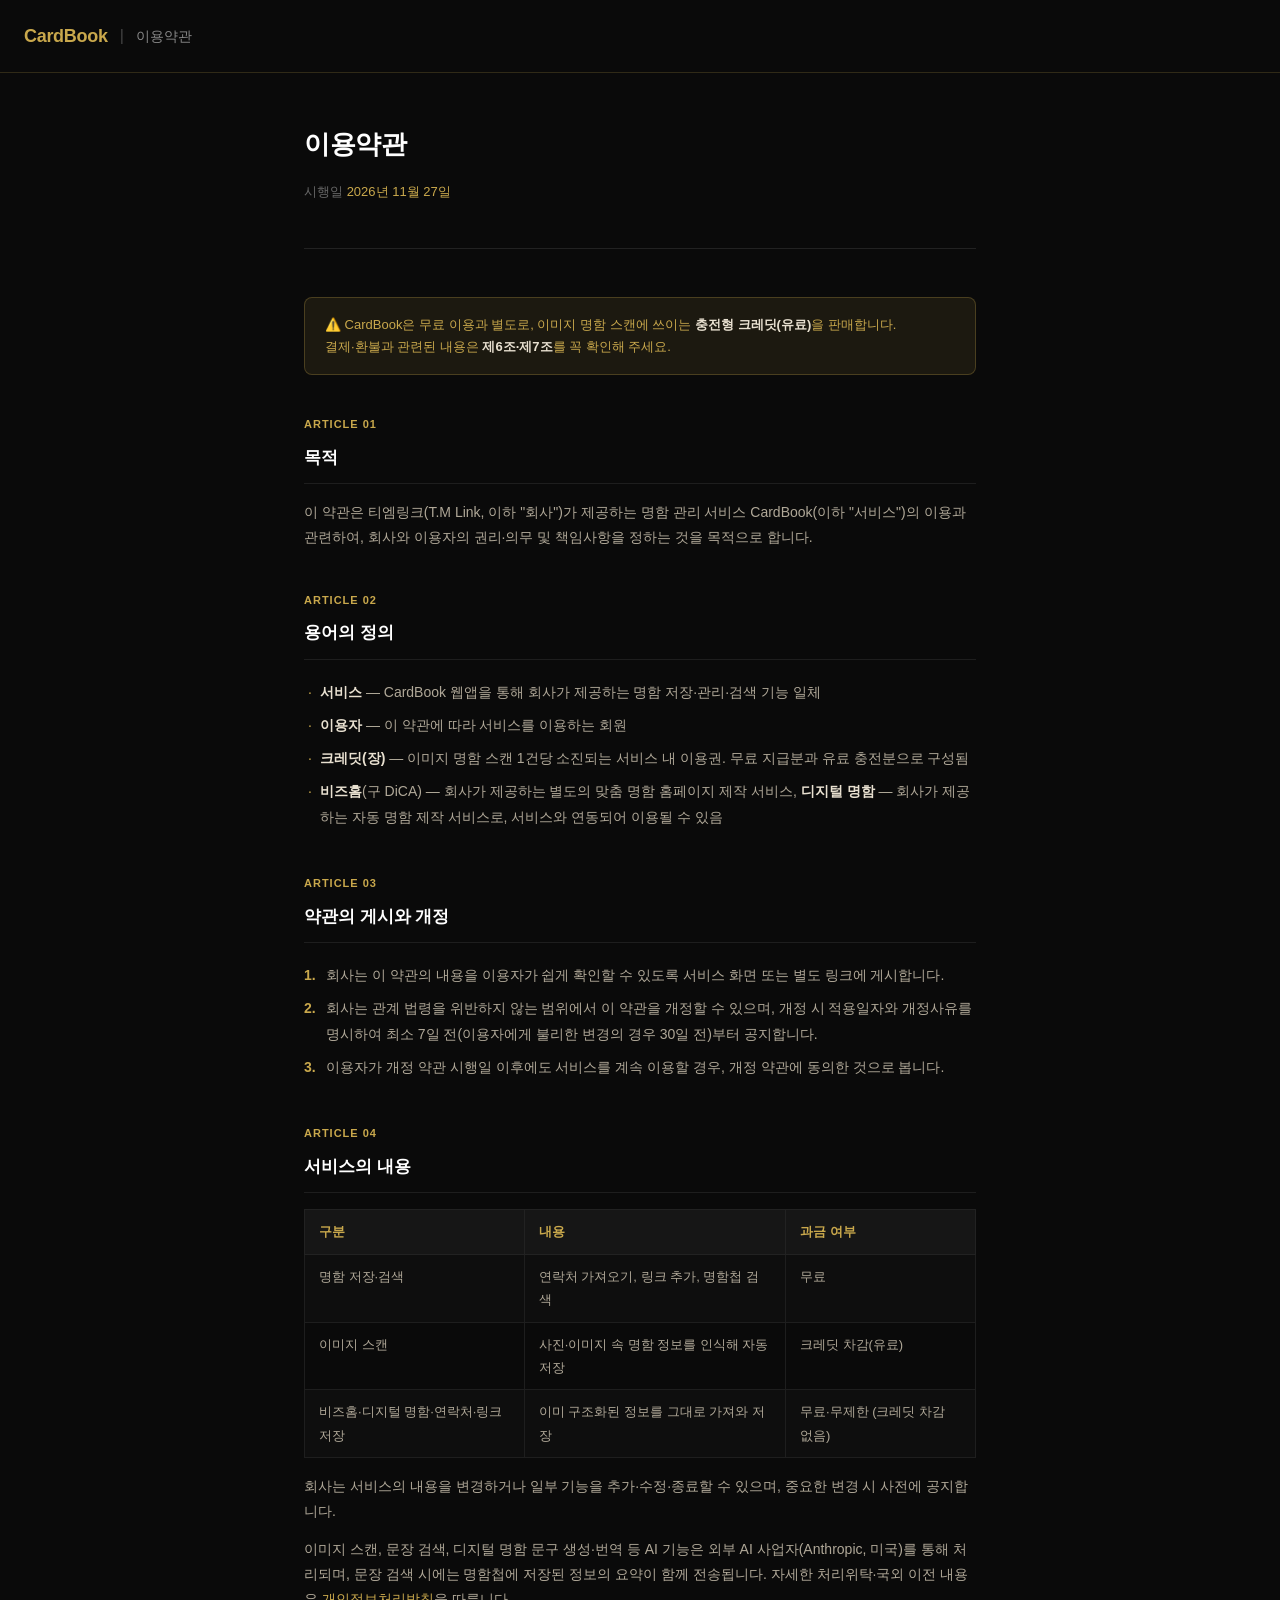
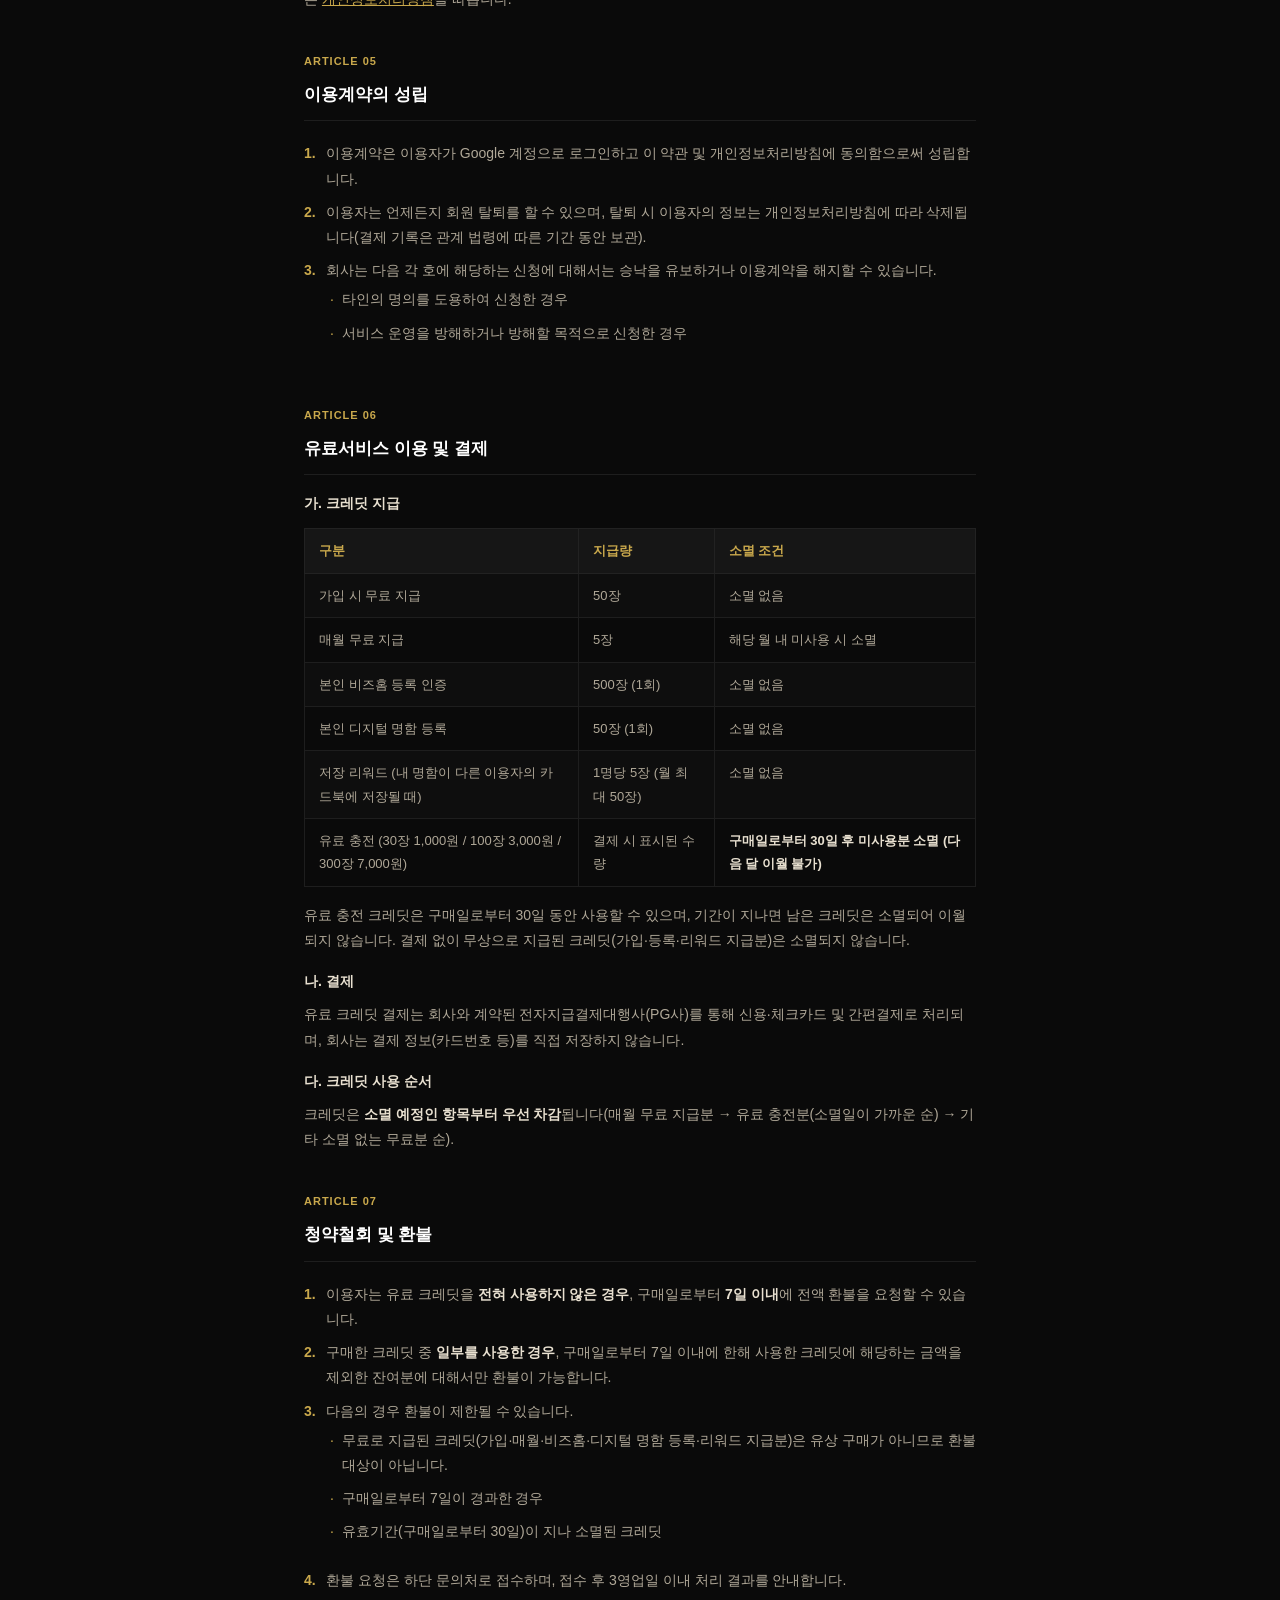
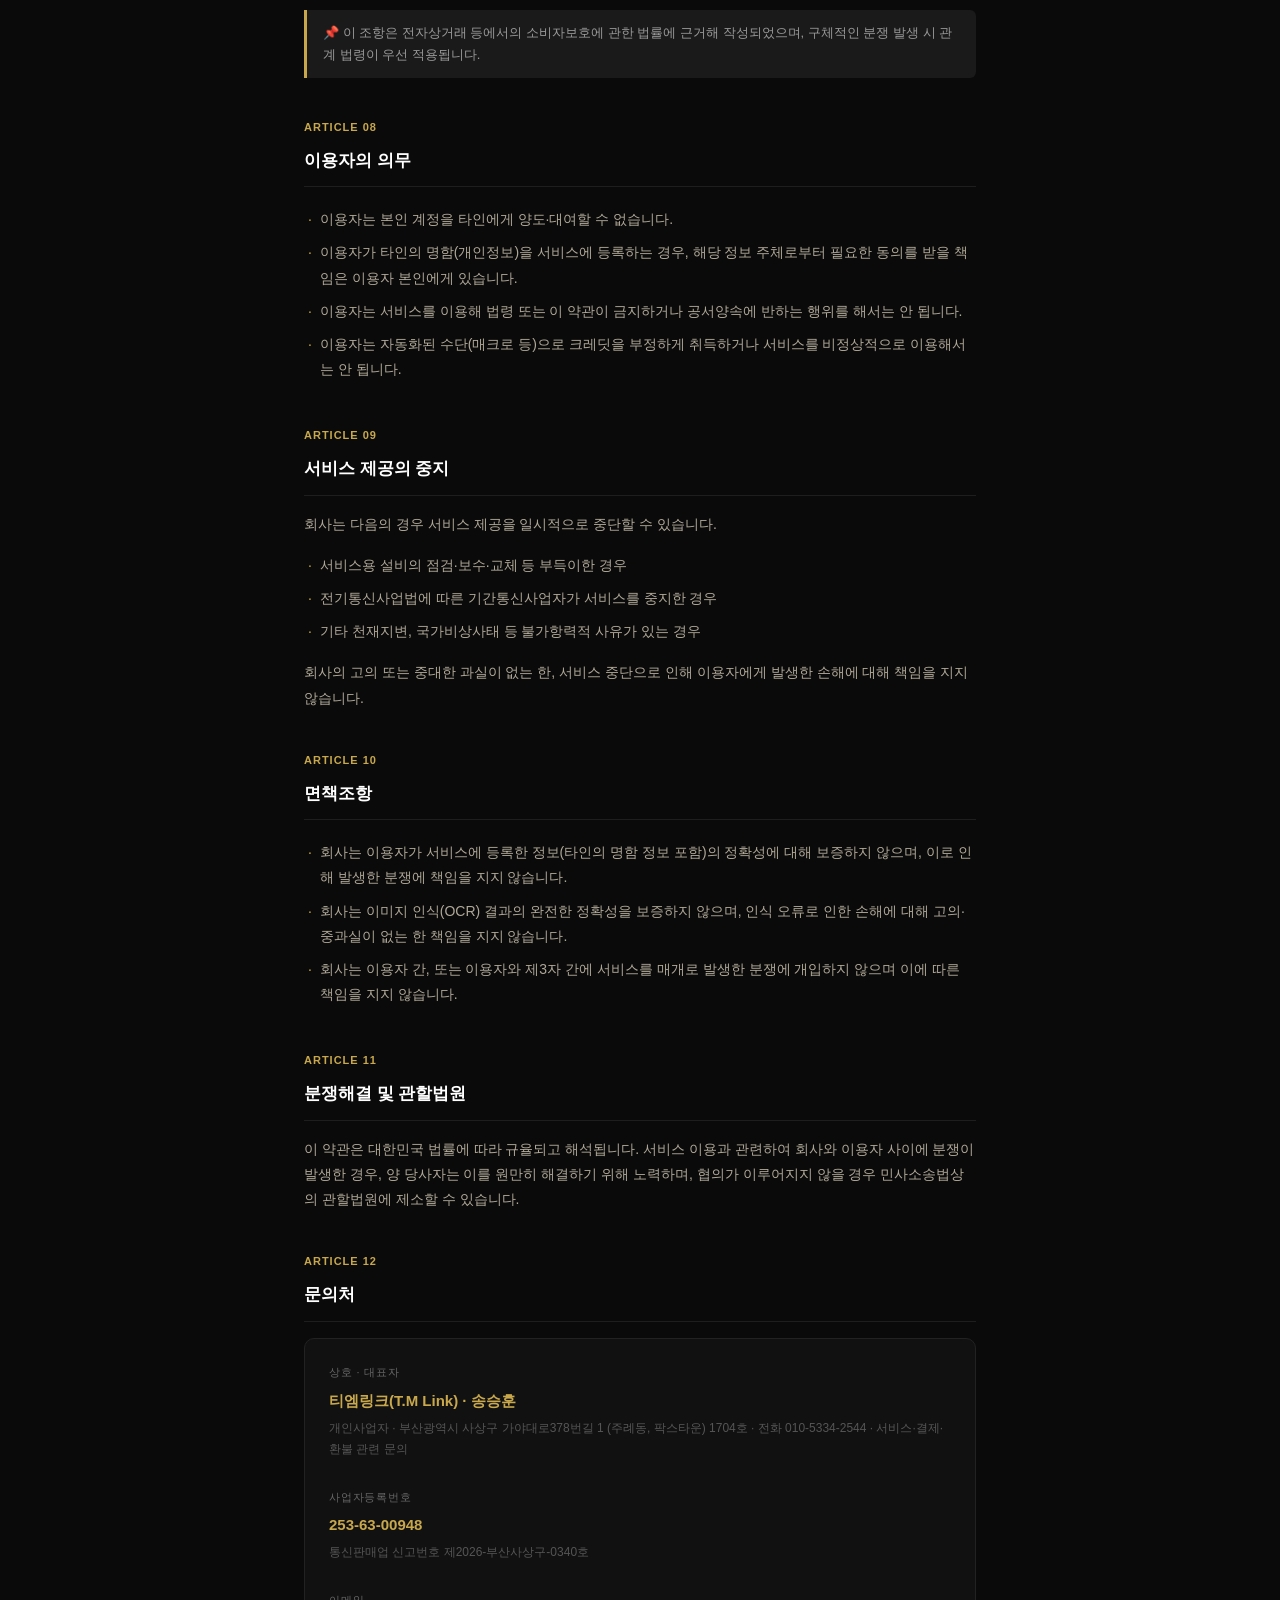
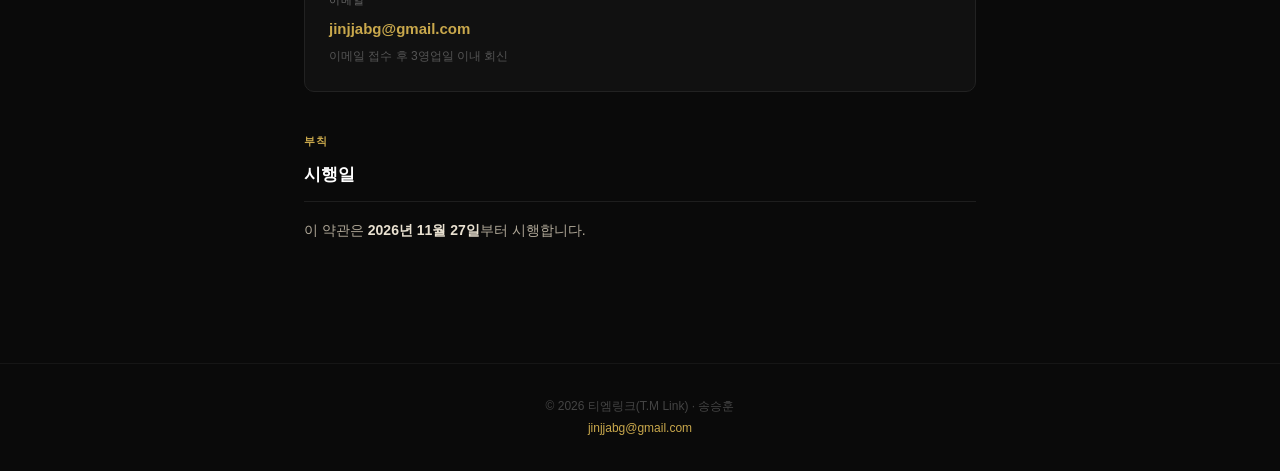
<file: terms.html>
<!DOCTYPE html>
<html lang="ko">
<head>
  <meta charset="UTF-8">
  <meta name="viewport" content="width=device-width, initial-scale=1.0">
  <title>이용약관 – CardBook</title>
  <style>
    * { box-sizing: border-box; margin: 0; padding: 0; }

    body {
      font-family: 'Apple SD Gothic Neo', 'Noto Sans KR', sans-serif;
      background: #0a0a0a;
      color: #e8e0d0;
      line-height: 1.8;
      font-size: 15px;
    }

    header {
      background: #0a0a0a;
      border-bottom: 1px solid #c9a84c33;
      padding: 20px 24px;
      position: sticky;
      top: 0;
      z-index: 10;
      display: flex;
      align-items: center;
      gap: 12px;
    }

    header .logo {
      font-size: 18px;
      font-weight: 700;
      color: #c9a84c;
      letter-spacing: -0.3px;
    }

    header .divider {
      color: #444;
      font-size: 16px;
    }

    header .page-title {
      font-size: 14px;
      color: #888;
    }

    .container {
      max-width: 720px;
      margin: 0 auto;
      padding: 48px 24px 80px;
    }

    .hero {
      margin-bottom: 48px;
      padding-bottom: 32px;
      border-bottom: 1px solid #222;
    }

    .hero h1 {
      font-size: 26px;
      font-weight: 700;
      color: #fff;
      margin-bottom: 12px;
      letter-spacing: -0.5px;
    }

    .hero .meta {
      font-size: 13px;
      color: #666;
    }

    .hero .meta span {
      color: #c9a84c;
    }

    .notice-box {
      background: #c9a84c18;
      border: 1px solid #c9a84c44;
      border-radius: 8px;
      padding: 16px 20px;
      margin-bottom: 40px;
      font-size: 13px;
      color: #c9a84c;
      line-height: 1.7;
    }

    section {
      margin-bottom: 40px;
    }

    .section-num {
      font-size: 11px;
      font-weight: 700;
      color: #c9a84c;
      letter-spacing: 1px;
      text-transform: uppercase;
      margin-bottom: 8px;
    }

    h2 {
      font-size: 17px;
      font-weight: 700;
      color: #fff;
      margin-bottom: 16px;
      padding-bottom: 10px;
      border-bottom: 1px solid #1e1e1e;
    }

    h3 {
      font-size: 14px;
      font-weight: 700;
      color: #e8e0d0;
      margin: 16px 0 8px;
    }

    p {
      color: #b0a898;
      margin-bottom: 12px;
      font-size: 14px;
    }

    ul, ol {
      list-style: none;
      margin-bottom: 12px;
    }

    ul li, ol li {
      color: #b0a898;
      font-size: 14px;
      padding: 4px 0 4px 16px;
      position: relative;
    }

    ul li::before {
      content: '·';
      position: absolute;
      left: 4px;
      color: #c9a84c;
    }

    ol { counter-reset: item; }
    ol > li { counter-increment: item; padding-left: 22px; }
    ol > li::before {
      content: counter(item) '.';
      position: absolute;
      left: 0;
      color: #c9a84c;
      font-weight: 600;
    }

    .highlight {
      color: #e8e0d0;
      font-weight: 600;
    }

    .warning-text {
      background: #1a1a1a;
      border-left: 3px solid #c9a84c;
      padding: 12px 16px;
      border-radius: 0 6px 6px 0;
      margin: 12px 0;
      font-size: 13px;
      color: #999;
      line-height: 1.7;
    }

    table {
      width: 100%;
      border-collapse: collapse;
      margin: 12px 0 16px;
      font-size: 13px;
    }

    th {
      background: #161616;
      color: #c9a84c;
      font-weight: 600;
      padding: 10px 14px;
      text-align: left;
      border: 1px solid #222;
    }

    td {
      padding: 10px 14px;
      border: 1px solid #1e1e1e;
      color: #b0a898;
      vertical-align: top;
    }

    tr:nth-child(even) td {
      background: #0e0e0e;
    }

    .contact-box {
      background: #111;
      border: 1px solid #222;
      border-radius: 10px;
      padding: 24px;
      margin-top: 16px;
    }

    .contact-box .label {
      font-size: 11px;
      color: #666;
      margin-bottom: 4px;
      text-transform: uppercase;
      letter-spacing: 0.8px;
    }

    .contact-box .value {
      font-size: 15px;
      color: #c9a84c;
      font-weight: 600;
    }

    .contact-box .sub {
      font-size: 12px;
      color: #555;
      margin-top: 4px;
    }

    footer {
      text-align: center;
      padding: 32px 24px;
      border-top: 1px solid #161616;
      font-size: 12px;
      color: #444;
    }

    footer a {
      color: #c9a84c;
      text-decoration: none;
    }
  </style>
</head>
<body>

<header>
  <span class="logo">CardBook</span>
  <span class="divider">|</span>
  <span class="page-title">이용약관</span>
</header>

<div class="container">

  <div class="hero">
    <h1>이용약관</h1>
    <p class="meta">
      시행일 <span>2026년 11월 27일</span>
    </p>
  </div>

  <div class="notice-box">
    ⚠️ CardBook은 무료 이용과 별도로, 이미지 명함 스캔에 쓰이는 <span class="highlight">충전형 크레딧(유료)</span>을 판매합니다.<br>
    결제·환불과 관련된 내용은 <span class="highlight">제6조·제7조</span>를 꼭 확인해 주세요.
  </div>

  <!-- 1. 목적 -->
  <section>
    <div class="section-num">Article 01</div>
    <h2>목적</h2>
    <p>이 약관은 티엠링크(T.M Link, 이하 "회사")가 제공하는 명함 관리 서비스 CardBook(이하 "서비스")의 이용과 관련하여, 회사와 이용자의 권리·의무 및 책임사항을 정하는 것을 목적으로 합니다.</p>
  </section>

  <!-- 2. 정의 -->
  <section>
    <div class="section-num">Article 02</div>
    <h2>용어의 정의</h2>
    <ul>
      <li><span class="highlight">서비스</span> — CardBook 웹앱을 통해 회사가 제공하는 명함 저장·관리·검색 기능 일체</li>
      <li><span class="highlight">이용자</span> — 이 약관에 따라 서비스를 이용하는 회원</li>
      <li><span class="highlight">크레딧(장)</span> — 이미지 명함 스캔 1건당 소진되는 서비스 내 이용권. 무료 지급분과 유료 충전분으로 구성됨</li>
      <li><span class="highlight">비즈홈</span>(구 DiCA) — 회사가 제공하는 별도의 맞춤 명함 홈페이지 제작 서비스, <span class="highlight">디지털 명함</span> — 회사가 제공하는 자동 명함 제작 서비스로, 서비스와 연동되어 이용될 수 있음</li>
    </ul>
  </section>

  <!-- 3. 게시와 개정 -->
  <section>
    <div class="section-num">Article 03</div>
    <h2>약관의 게시와 개정</h2>
    <ol>
      <li>회사는 이 약관의 내용을 이용자가 쉽게 확인할 수 있도록 서비스 화면 또는 별도 링크에 게시합니다.</li>
      <li>회사는 관계 법령을 위반하지 않는 범위에서 이 약관을 개정할 수 있으며, 개정 시 적용일자와 개정사유를 명시하여 최소 7일 전(이용자에게 불리한 변경의 경우 30일 전)부터 공지합니다.</li>
      <li>이용자가 개정 약관 시행일 이후에도 서비스를 계속 이용할 경우, 개정 약관에 동의한 것으로 봅니다.</li>
    </ol>
  </section>

  <!-- 4. 서비스 내용 -->
  <section>
    <div class="section-num">Article 04</div>
    <h2>서비스의 내용</h2>
    <table>
      <tr><th>구분</th><th>내용</th><th>과금 여부</th></tr>
      <tr><td>명함 저장·검색</td><td>연락처 가져오기, 링크 추가, 명함첩 검색</td><td>무료</td></tr>
      <tr><td>이미지 스캔</td><td>사진·이미지 속 명함 정보를 인식해 자동 저장</td><td>크레딧 차감(유료)</td></tr>
      <tr><td>비즈홈·디지털 명함·연락처·링크 저장</td><td>이미 구조화된 정보를 그대로 가져와 저장</td><td>무료·무제한 (크레딧 차감 없음)</td></tr>
    </table>
    <p>회사는 서비스의 내용을 변경하거나 일부 기능을 추가·수정·종료할 수 있으며, 중요한 변경 시 사전에 공지합니다.</p>
    <p>이미지 스캔, 문장 검색, 디지털 명함 문구 생성·번역 등 AI 기능은 외부 AI 사업자(Anthropic, 미국)를 통해 처리되며, 문장 검색 시에는 명함첩에 저장된 정보의 요약이 함께 전송됩니다. 자세한 처리위탁·국외 이전 내용은 <a href="privacy.html" style="color:#c9a84c;">개인정보처리방침</a>을 따릅니다.</p>
  </section>

  <!-- 5. 이용계약의 성립 -->
  <section>
    <div class="section-num">Article 05</div>
    <h2>이용계약의 성립</h2>
    <ol>
      <li>이용계약은 이용자가 Google 계정으로 로그인하고 이 약관 및 개인정보처리방침에 동의함으로써 성립합니다.</li>
        <li>이용자는 언제든지 회원 탈퇴를 할 수 있으며, 탈퇴 시 이용자의 정보는 개인정보처리방침에 따라 삭제됩니다(결제 기록은 관계 법령에 따른 기간 동안 보관).</li>
      <li>회사는 다음 각 호에 해당하는 신청에 대해서는 승낙을 유보하거나 이용계약을 해지할 수 있습니다.
        <ul>
          <li>타인의 명의를 도용하여 신청한 경우</li>
          <li>서비스 운영을 방해하거나 방해할 목적으로 신청한 경우</li>
        </ul>
      </li>
    </ol>
  </section>

  <!-- 6. 유료서비스 및 결제 -->
  <section>
    <div class="section-num">Article 06</div>
    <h2>유료서비스 이용 및 결제</h2>
    <h3>가. 크레딧 지급</h3>
    <table>
      <tr><th>구분</th><th>지급량</th><th>소멸 조건</th></tr>
      <tr><td>가입 시 무료 지급</td><td>50장</td><td>소멸 없음</td></tr>
      <tr><td>매월 무료 지급</td><td>5장</td><td>해당 월 내 미사용 시 소멸</td></tr>
      <tr><td>본인 비즈홈 등록 인증</td><td>500장 (1회)</td><td>소멸 없음</td></tr>
      <tr><td>본인 디지털 명함 등록</td><td>50장 (1회)</td><td>소멸 없음</td></tr>
      <tr><td>저장 리워드 (내 명함이 다른 이용자의 카드북에 저장될 때)</td><td>1명당 5장 (월 최대 50장)</td><td>소멸 없음</td></tr>
      <tr><td>유료 충전 (30장 1,000원 / 100장 3,000원 / 300장 7,000원)</td><td>결제 시 표시된 수량</td><td><span class="highlight">구매일로부터 30일 후 미사용분 소멸 (다음 달 이월 불가)</span></td></tr>
    </table>
    <p>유료 충전 크레딧은 구매일로부터 30일 동안 사용할 수 있으며, 기간이 지나면 남은 크레딧은 소멸되어 이월되지 않습니다. 결제 없이 무상으로 지급된 크레딧(가입·등록·리워드 지급분)은 소멸되지 않습니다.</p>
    <h3>나. 결제</h3>
    <p>유료 크레딧 결제는 회사와 계약된 전자지급결제대행사(PG사)를 통해 신용·체크카드 및 간편결제로 처리되며, 회사는 결제 정보(카드번호 등)를 직접 저장하지 않습니다.</p>
    <h3>다. 크레딧 사용 순서</h3>
    <p>크레딧은 <span class="highlight">소멸 예정인 항목부터 우선 차감</span>됩니다(매월 무료 지급분 → 유료 충전분(소멸일이 가까운 순) → 기타 소멸 없는 무료분 순).</p>
  </section>

  <!-- 7. 청약철회 및 환불 -->
  <section>
    <div class="section-num">Article 07</div>
    <h2>청약철회 및 환불</h2>
    <ol>
      <li>이용자는 유료 크레딧을 <span class="highlight">전혀 사용하지 않은 경우</span>, 구매일로부터 <span class="highlight">7일 이내</span>에 전액 환불을 요청할 수 있습니다.</li>
      <li>구매한 크레딧 중 <span class="highlight">일부를 사용한 경우</span>, 구매일로부터 7일 이내에 한해 사용한 크레딧에 해당하는 금액을 제외한 잔여분에 대해서만 환불이 가능합니다.</li>
      <li>다음의 경우 환불이 제한될 수 있습니다.
        <ul>
          <li>무료로 지급된 크레딧(가입·매월·비즈홈·디지털 명함 등록·리워드 지급분)은 유상 구매가 아니므로 환불 대상이 아닙니다.</li>
          <li>구매일로부터 7일이 경과한 경우</li>
          <li>유효기간(구매일로부터 30일)이 지나 소멸된 크레딧</li>
        </ul>
      </li>
      <li>환불 요청은 하단 문의처로 접수하며, 접수 후 3영업일 이내 처리 결과를 안내합니다.</li>
    </ol>
    <div class="warning-text">
      📌 이 조항은 전자상거래 등에서의 소비자보호에 관한 법률에 근거해 작성되었으며, 구체적인 분쟁 발생 시 관계 법령이 우선 적용됩니다.
    </div>
  </section>

  <!-- 8. 이용자의 의무 -->
  <section>
    <div class="section-num">Article 08</div>
    <h2>이용자의 의무</h2>
    <ul>
      <li>이용자는 본인 계정을 타인에게 양도·대여할 수 없습니다.</li>
      <li>이용자가 타인의 명함(개인정보)을 서비스에 등록하는 경우, 해당 정보 주체로부터 필요한 동의를 받을 책임은 이용자 본인에게 있습니다.</li>
      <li>이용자는 서비스를 이용해 법령 또는 이 약관이 금지하거나 공서양속에 반하는 행위를 해서는 안 됩니다.</li>
      <li>이용자는 자동화된 수단(매크로 등)으로 크레딧을 부정하게 취득하거나 서비스를 비정상적으로 이용해서는 안 됩니다.</li>
    </ul>
  </section>

  <!-- 9. 서비스 제공의 중지 -->
  <section>
    <div class="section-num">Article 09</div>
    <h2>서비스 제공의 중지</h2>
    <p>회사는 다음의 경우 서비스 제공을 일시적으로 중단할 수 있습니다.</p>
    <ul>
      <li>서비스용 설비의 점검·보수·교체 등 부득이한 경우</li>
      <li>전기통신사업법에 따른 기간통신사업자가 서비스를 중지한 경우</li>
      <li>기타 천재지변, 국가비상사태 등 불가항력적 사유가 있는 경우</li>
    </ul>
    <p>회사의 고의 또는 중대한 과실이 없는 한, 서비스 중단으로 인해 이용자에게 발생한 손해에 대해 책임을 지지 않습니다.</p>
  </section>

  <!-- 10. 면책조항 -->
  <section>
    <div class="section-num">Article 10</div>
    <h2>면책조항</h2>
    <ul>
      <li>회사는 이용자가 서비스에 등록한 정보(타인의 명함 정보 포함)의 정확성에 대해 보증하지 않으며, 이로 인해 발생한 분쟁에 책임을 지지 않습니다.</li>
      <li>회사는 이미지 인식(OCR) 결과의 완전한 정확성을 보증하지 않으며, 인식 오류로 인한 손해에 대해 고의·중과실이 없는 한 책임을 지지 않습니다.</li>
      <li>회사는 이용자 간, 또는 이용자와 제3자 간에 서비스를 매개로 발생한 분쟁에 개입하지 않으며 이에 따른 책임을 지지 않습니다.</li>
    </ul>
  </section>

  <!-- 11. 분쟁해결 -->
  <section>
    <div class="section-num">Article 11</div>
    <h2>분쟁해결 및 관할법원</h2>
    <p>이 약관은 대한민국 법률에 따라 규율되고 해석됩니다. 서비스 이용과 관련하여 회사와 이용자 사이에 분쟁이 발생한 경우, 양 당사자는 이를 원만히 해결하기 위해 노력하며, 협의가 이루어지지 않을 경우 민사소송법상의 관할법원에 제소할 수 있습니다.</p>
  </section>

  <!-- 12. 문의처 -->
  <section>
    <div class="section-num">Article 12</div>
    <h2>문의처</h2>
    <div class="contact-box">
      <div class="label">상호 · 대표자</div>
      <div class="value">티엠링크(T.M Link) · 송승훈</div>
      <div class="sub">개인사업자 · 부산광역시 사상구 가야대로378번길 1 (주례동, 팍스타운) 1704호 · 전화 010-5334-2544 · 서비스·결제·환불 관련 문의</div>
      <br>
      <div class="label">사업자등록번호</div>
      <div class="value">253-63-00948</div>
      <div class="sub">통신판매업 신고번호 제2026-부산사상구-0340호</div>
      <br>
      <div class="label">이메일</div>
      <div class="value">jinjjabg@gmail.com</div>
      <div class="sub">이메일 접수 후 3영업일 이내 회신</div>
    </div>
  </section>

  <!-- 부칙 -->
  <section>
    <div class="section-num">부칙</div>
    <h2>시행일</h2>
    <p>이 약관은 <span class="highlight">2026년 11월 27일</span>부터 시행합니다.</p>
  </section>

</div>

<footer>
  © 2026 티엠링크(T.M Link) · 송승훈<br>
  <a href="mailto:jinjjabg@gmail.com">jinjjabg@gmail.com</a>
</footer>

</body>
</html>
</file>
